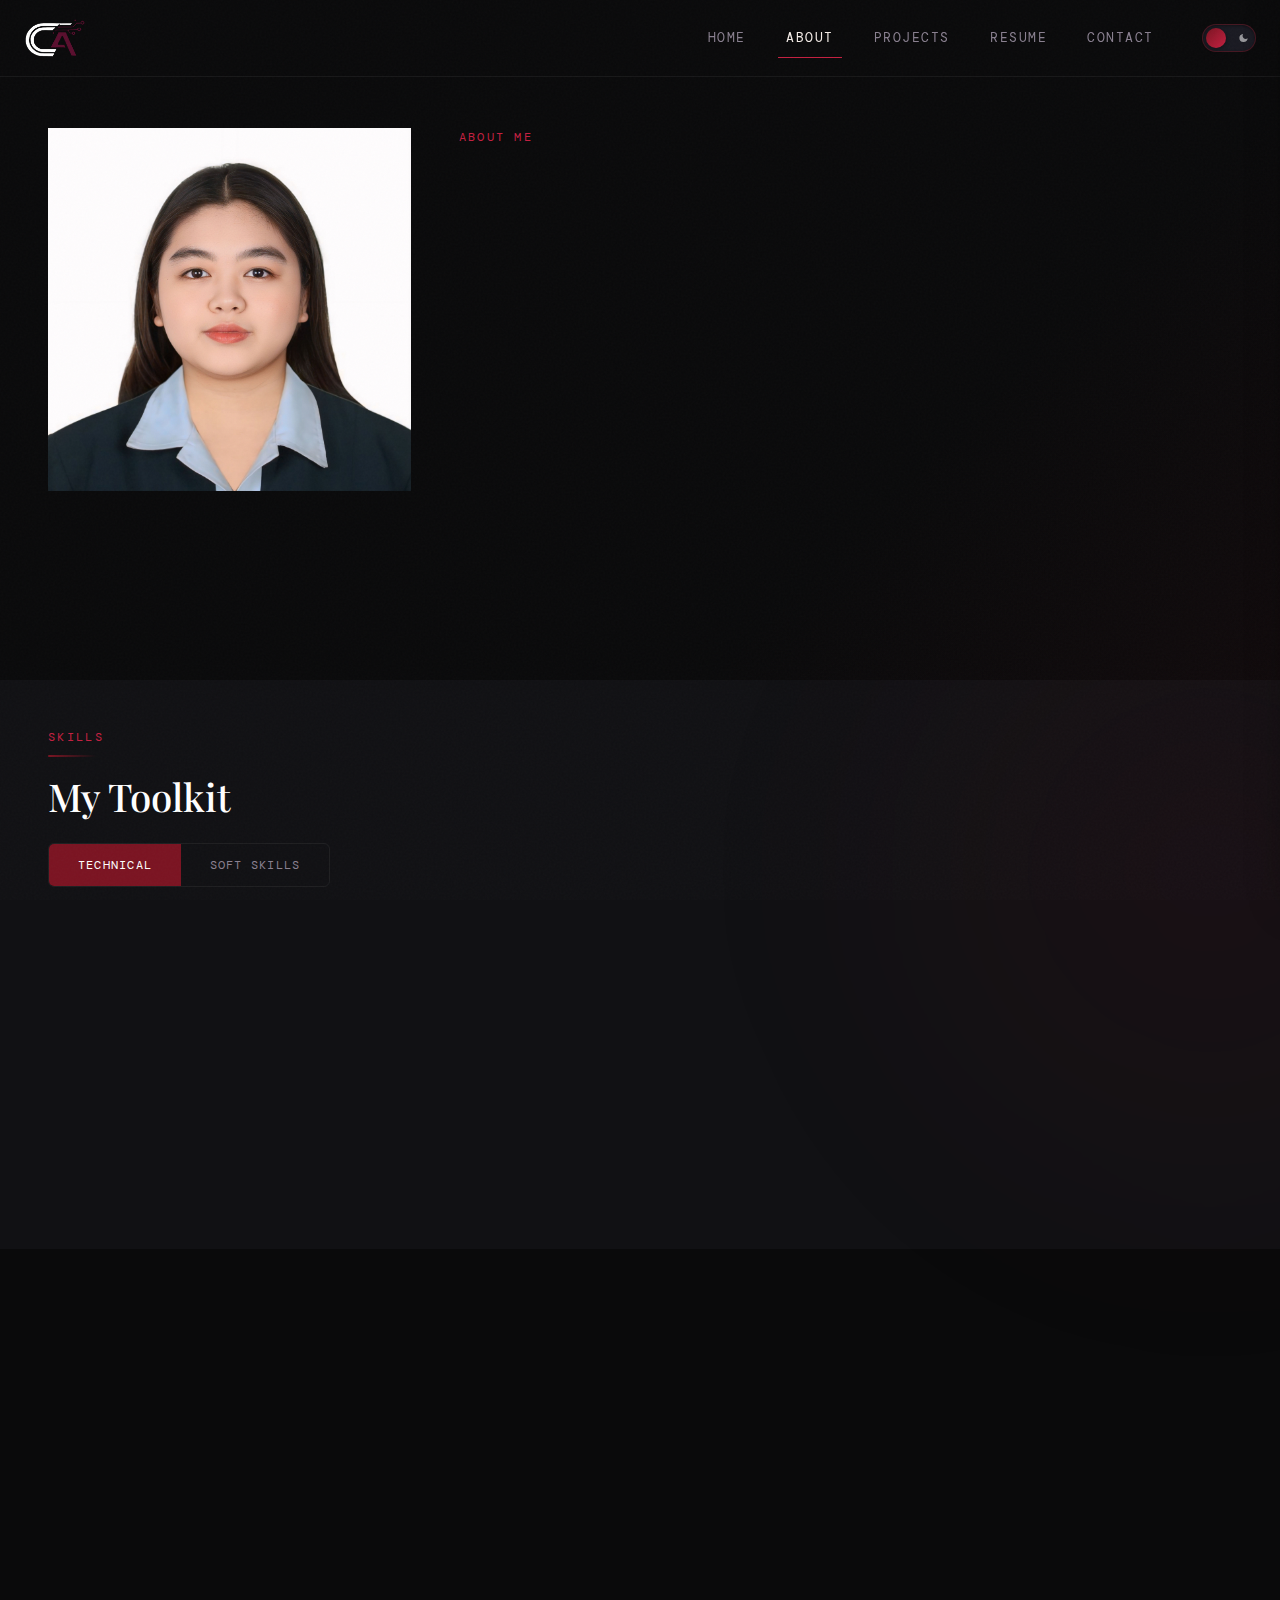
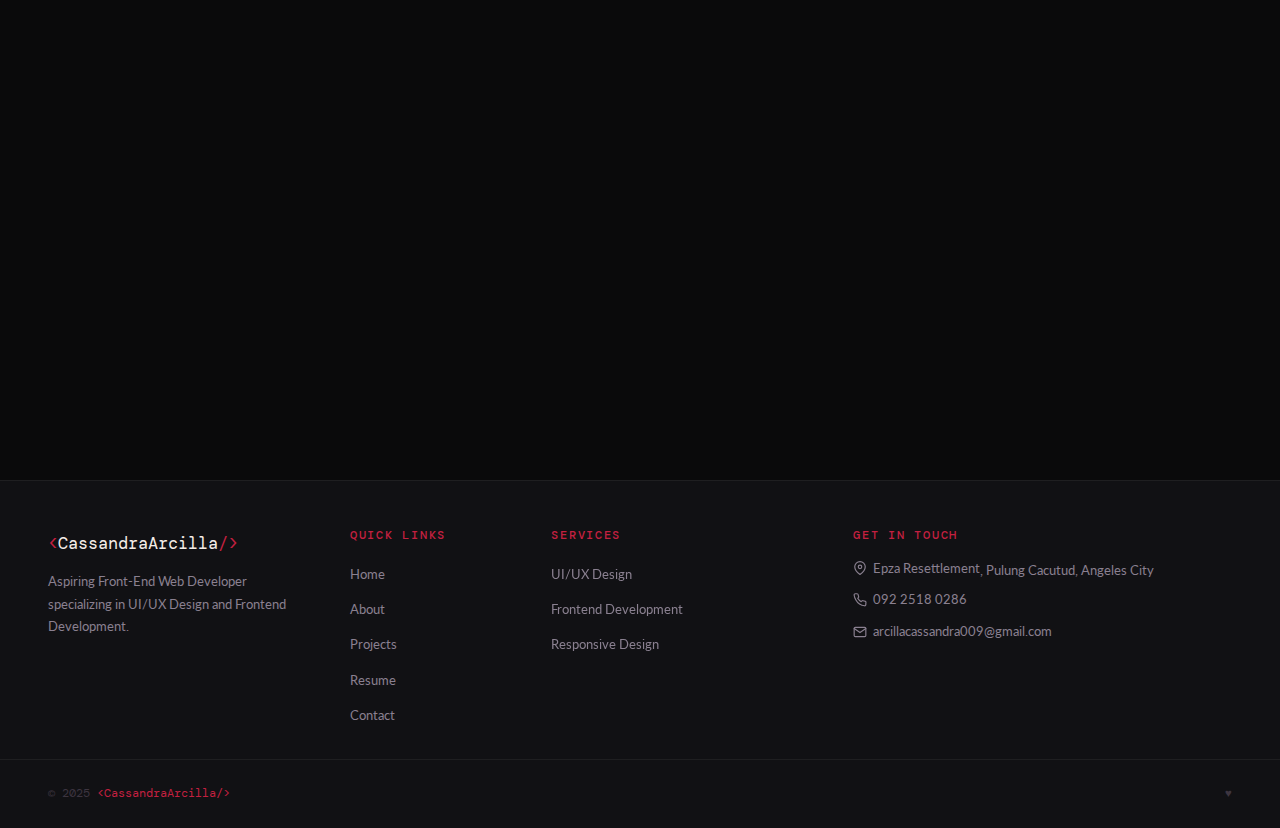
<file: about/about.html>
<!DOCTYPE html>
<html lang="en">
<head>
  <meta charset="UTF-8">
  <meta name="viewport" content="width=device-width, initial-scale=1.0">
  <title>About | Cassandra Arcilla</title>
  <!-- ═══ SEO & META ═══ -->
  <meta name="description" content="Learn about Cassandra Aubrey R. Arcilla — her skills in HTML, CSS, JavaScript, Vue.js, Figma, and 12+ certifications from freeCodeCamp, Cisco, Simplilearn, and HubSpot.">
  <meta name="keywords" content="about Cassandra Arcilla, front-end developer skills, UI/UX skills, Vue.js, freeCodeCamp certification, Cisco certification, Philippines developer">
  <meta name="author" content="Cassandra Aubrey R. Arcilla">
  <meta name="robots" content="index, follow">
  <link rel="canonical" href="https://cassandraarcilla.dev/about/">

  <!-- Open Graph (Facebook, LinkedIn, Discord) -->
  <meta property="og:type"        content="website">
  <meta property="og:title"       content="About Cassandra Arcilla | Developer & UI/UX Designer">
  <meta property="og:description" content="Front-End Developer and UI/UX Designer with expertise in Vue.js, Figma, HTML/CSS, JavaScript, and 12+ certifications. Based in Angeles City, Philippines.">
  <meta property="og:url"         content="https://cassandraarcilla.dev/about/">
  <meta property="og:site_name"   content="Cassandra Arcilla Portfolio">
  <meta property="og:image"       content="https://cassandraarcilla.dev/assets/og-image.png">
  <meta property="og:image:width" content="1200">
  <meta property="og:image:height" content="630">

  <!-- Twitter Card -->
  <meta name="twitter:card"        content="summary_large_image">
  <meta name="twitter:title"       content="About Cassandra Arcilla | Developer & UI/UX Designer">
  <meta name="twitter:description" content="Front-End Developer and UI/UX Designer with expertise in Vue.js, Figma, HTML/CSS, JavaScript, and 12+ certifications. Based in Angeles City, Philippines.">
  <meta name="twitter:image"       content="https://cassandraarcilla.dev/assets/og-image.png">

  <!-- Favicon -->
  <link rel="icon"             type="image/x-icon" href="../favicon.ico">
  <link rel="icon"             type="image/png" sizes="32x32" href="../favicon-32x32.png">
  <link rel="icon"             type="image/png" sizes="16x16" href="../favicon-16x16.png">
  <link rel="apple-touch-icon" sizes="180x180"              href="../apple-touch-icon.png">
  <meta name="theme-color" content="#7b1422">
  <link rel="preconnect" href="https://fonts.googleapis.com">
  <link href="https://fonts.googleapis.com/css2?family=Playfair+Display:wght@400;700;900&family=DM+Mono:wght@300;400;500&family=Lato:wght@300;400;700&display=swap" rel="stylesheet">
  <link href="https://cdn.jsdelivr.net/npm/bootstrap@5.3.3/dist/css/bootstrap.min.css" rel="stylesheet">
  <link rel="stylesheet" href="../assets/shared.css">
  <link rel="stylesheet" href="about.css">
</head>
<body>

  <!-- NAVBAR -->
  <nav class="navbar navbar-expand-lg main-nav" id="mainNav">
    <div class="container-fluid px-4">
      <a class="navbar-brand nav-logo" href="../home/home.html">
        <img src="images/logo.png" alt="Cassandra Arcilla Logo" class="nav-logo-img"
             onerror="this.style.display='none';this.nextElementSibling.style.display='inline'">
        <span class="logo-fallback"><span class="logo-bracket">&lt;</span>CassandraArcilla<span class="logo-bracket">/&gt;</span></span>
      </a>
      <button class="navbar-toggler" type="button" aria-expanded="false" aria-label="Toggle navigation">
        <span class="navbar-toggler-icon"></span>
      </button>
      <div class="collapse navbar-collapse justify-content-end" id="navbarNav">
        <ul class="navbar-nav gap-lg-4">
          <li class="nav-item"><a class="nav-link" href="../home/home.html" data-page="home">Home</a></li>
          <li class="nav-item"><a class="nav-link active" href="../about/about.html" data-page="about">About</a></li>
          <li class="nav-item"><a class="nav-link" href="../projects/projects.html" data-page="projects">Projects</a></li>
          <li class="nav-item"><a class="nav-link" href="../resume/resume.html" data-page="resume">Resume</a></li>
          <li class="nav-item"><a class="nav-link" href="../contact/contact.html" data-page="contact">Contact</a></li>
          <li class="nav-item d-flex align-items-center ms-lg-3">
            <button class="theme-toggle-pill" id="themeToggle" aria-label="Toggle theme">
              <span class="toggle-track">
                <span class="toggle-icon toggle-icon-moon">
                  <svg xmlns="http://www.w3.org/2000/svg" width="11" height="11" viewBox="0 0 24 24" fill="currentColor"><path d="M21 12.79A9 9 0 1 1 11.21 3 7 7 0 0 0 21 12.79z"/></svg>
                </span>
                <span class="toggle-icon toggle-icon-sun">
                  <svg xmlns="http://www.w3.org/2000/svg" width="11" height="11" viewBox="0 0 24 24" fill="none" stroke="currentColor" stroke-width="2.5"><circle cx="12" cy="12" r="4"/><line x1="12" y1="2" x2="12" y2="5"/><line x1="12" y1="19" x2="12" y2="22"/><line x1="4.22" y1="4.22" x2="6.34" y2="6.34"/><line x1="17.66" y1="17.66" x2="19.78" y2="19.78"/><line x1="2" y1="12" x2="5" y2="12"/><line x1="19" y1="12" x2="22" y2="12"/><line x1="4.22" y1="19.78" x2="6.34" y2="17.66"/><line x1="17.66" y1="6.34" x2="19.78" y2="4.22"/></svg>
                </span>
                <span class="toggle-thumb"></span>
              </span>
            </button>
          </li>
        </ul>
      </div>
    </div>
  </nav>

  <div class="page-wrap">

    <!-- ABOUT HERO -->
    <section class="about-hero py-5">
      <div class="container-fluid px-4 px-lg-5">
        <div class="row g-5 align-items-start">
          <div class="col-lg-4 col-md-5 reveal-left">
            <div class="about-photo-wrap">
              <div class="about-photo-dots">
                <span></span><span></span><span></span><span></span><span></span>
              </div>
              <div class="about-photo">
                <img src="images/profile.jpg" alt="Cassandra Arcilla">
                <div class="about-photo-overlay">
                </div>
              </div>
              <div class="about-decorator d-none d-md-block"></div>
            </div>
          </div>
          <div class="col-lg-8 col-md-7 about-info reveal-right">
            <div class="section-eyebrow">About Me</div>
            <h1>Cassandra Aubrey R. Arcilla</h1>
            <p class="about-role">Aspiring Front-End Web Developer · UI/UX Designer</p>
            <p class="about-bio">
              An aspiring Front-End Web Developer and UI/UX Designer passionate about crafting intuitive, user-centered interfaces that blend clean aesthetics with seamless functionality. I leverage UX principles to enhance usability and engagement — improving user interaction by up to <strong style="color:var(--maroon-lite)">75%</strong>.
            </p>
            <p class="about-bio">
              I excel in building responsive, high-performance frontend applications using modern JavaScript frameworks and translating Figma designs into pixel-perfect, accessible web experiences. I have foundational knowledge in backend technologies to support seamless collaboration across the full development cycle.
            </p>
            <div class="about-contacts">
              <span>
                <img src="images/location.png" alt="Location Icon" class="contact-icon">
                <em>Epza Resettlement, Pulung Cacutud, Angeles City</em>
              </span>
              <span>
                <img src="images/phone.png" alt="Phone Icon" class="contact-icon">
                <em>092 2518 0286</em>
              </span>
              <span>
                <img src="images/email.png" alt="Email Icon" class="contact-icon">
                <em>arcillacassandra009@gmail.com</em>
              </span>
            </div>
          </div>
        </div>
      </div>
    </section>

    <!-- SKILLS -->
    <section class="skills-section py-5">
      <div class="container-fluid px-4 px-lg-5">
        <div class="section-eyebrow">Skills</div>
        <h2 class="section-title" style="margin-bottom:1.5rem">My Toolkit</h2>

        <!-- Tabs -->
        <ul class="nav skills-tabs mb-4" id="skillsTab" role="tablist">
          <li class="nav-item" role="presentation">
            <button class="tab-btn active" data-bs-toggle="tab" data-bs-target="#technical" type="button" role="tab">Technical</button>
          </li>
          <li class="nav-item" role="presentation">
            <button class="tab-btn" data-bs-toggle="tab" data-bs-target="#soft" type="button" role="tab">Soft Skills</button>
          </li>
        </ul>

        <!-- Tab Content -->
        <div class="tab-content">
          <!-- Technical Skills -->
          <div class="tab-pane fade show active" id="technical" role="tabpanel">
            <div class="row g-3">
              <div class="col-md-6">
                <div class="skill-group reveal">
                  <h4><img src="images/design.png" class="skill-icon" alt="Design"> Design Tools</h4>
                  <div class="skill-tags stagger-children">
                    <span class="skill-tag">Figma</span>
                    <span class="skill-tag">Photoshop</span>
                    <span class="skill-tag">Wireframing</span>
                    <span class="skill-tag">Prototyping</span>
                    <span class="skill-tag">User Flows</span>
                  </div>
                </div>
              </div>
              <div class="col-md-6">
                <div class="skill-group reveal">
                  <h4><img src="images/frontend.png" class="skill-icon" alt="Frontend"> Frontend Dev</h4>
                  <div class="skill-tags stagger-children">
                    <span class="skill-tag">HTML5</span>
                    <span class="skill-tag">CSS3</span>
                    <span class="skill-tag">JavaScript ES6+</span>
                    <span class="skill-tag">Vue.js</span>
                    <span class="skill-tag">Bootstrap</span>
                    <span class="skill-tag">Responsive Design</span>
                  </div>
                </div>
              </div>
              <div class="col-md-6">
                <div class="skill-group reveal">
                  <h4><img src="images/backend.png" class="skill-icon" alt="Backend"> Backend Dev</h4>
                  <div class="skill-tags stagger-children">
                    <span class="skill-tag">Node.js</span>
                    <span class="skill-tag">Express</span>
                    <span class="skill-tag">Python</span>
                    <span class="skill-tag">PHP</span>
                    <span class="skill-tag">MySQL</span>
                    <span class="skill-tag">MongoDB</span>
                  </div>
                </div>
              </div>
              <div class="col-md-6">
                <div class="skill-group reveal">
                  <h4><img src="images/tools.png" class="skill-icon" alt="Tools"> Tools & Platforms</h4>
                  <div class="skill-tags stagger-children">
                    <span class="skill-tag">VS Code</span>
                    <span class="skill-tag">Git</span>
                    <span class="skill-tag">GitHub</span>
                    <span class="skill-tag">Vite</span>
                  </div>
                </div>
              </div>
            </div>
          </div>

          <!-- Soft Skills -->
          <div class="tab-pane fade" id="soft" role="tabpanel">
            <div class="row g-3">
              <div class="col-md-4">
                <div class="soft-card reveal">
                  <h4><img src="images/communication.png" class="soft-icon" alt="Communication"> Communication</h4>
                  <p>Technical communication, explaining complex ideas simply, and communicating effectively with non-technical users.</p>
                </div>
              </div>
              <div class="col-md-4">
                <div class="soft-card reveal">
                  <h4><img src="images/time.png" class="soft-icon" alt="Time Management"> Time Management</h4>
                  <p>Prioritization, meeting deadlines, and handling multiple tasks simultaneously under pressure.</p>
                </div>
              </div>
              <div class="col-md-4">
                <div class="soft-card reveal">
                  <h4><img src="images/teamwork.png" class="soft-icon" alt="Teamwork"> Teamwork</h4>
                  <p>Cross-functional collaboration and knowledge sharing across diverse development teams.</p>
                </div>
              </div>
              <div class="col-md-4">
                <div class="soft-card reveal">
                  <h4><img src="images/problem-solving.png" class="soft-icon" alt="Problem Solving"> Problem-Solving</h4>
                  <p>Logical thinking, troubleshooting under pressure, and risk assessment for complex systems.</p>
                </div>
              </div>
              <div class="col-md-4">
                <div class="soft-card reveal">
                  <h4><img src="images/adaptability.png" class="soft-icon" alt="Adaptability"> Adaptability</h4>
                  <p>Willingness to learn new technologies, adapting to system changes, and openness to feedback.</p>
                </div>
              </div>
              <div class="col-md-4">
                <div class="soft-card reveal">
                  <h4><img src="images/professionalism.png" class="soft-icon" alt="Professionalism"> Professionalism</h4>
                  <p>Ethical decision-making, confidentiality handling, and accountability in all professional settings.</p>
                </div>
              </div>
            </div>
          </div>
        </div>
      </div>
    </section>

  <!-- CERTIFICATIONS -->
<section class="certs-section pb-5">
  <div class="container-fluid px-4 px-lg-5">
    <div class="section-eyebrow">Credentials</div>
    <h2 class="section-title mb-4">Certifications</h2>

    <!-- Filter Tabs -->
    <div class="cert-filter-wrap mb-4">
      <button class="cert-filter-btn active" data-filter="all">All</button>
      <button class="cert-filter-btn" data-filter="freecodecamp">freeCodeCamp</button>
      <button class="cert-filter-btn" data-filter="cisco">Cisco</button>
      <button class="cert-filter-btn" data-filter="simplilearn">Simplilearn</button>
      <button class="cert-filter-btn" data-filter="hubspot">HubSpot</button>
    </div>

    <div class="row g-3" id="certsGrid">

      <!-- ── freeCodeCamp ── -->
      <div class="col-md-4 col-sm-6 cert-item" data-issuer="freecodecamp">
        <div class="cert-card reveal d-flex flex-column gap-2 p-3">
          <div class="d-flex align-items-start gap-3">
            <div class="cert-icon fcc"><svg xmlns="http://www.w3.org/2000/svg" width="20" height="20" viewBox="0 0 24 24" fill="none" stroke="currentColor" stroke-width="2" stroke-linecap="round" stroke-linejoin="round"><polyline points="16 18 22 12 16 6"/><polyline points="8 6 2 12 8 18"/></svg></div>
            <div class="cert-info flex-grow-1">
              <h4 class="mb-1">Responsive Web Design Certification</h4>
              <p class="mb-2">freeCodeCamp · 2024</p>
            </div>
          </div>
          <a href="https://www.freecodecamp.org/certification/cassandraarcilla/responsive-web-design" target="_blank" rel="noopener" class="btn-sm btn-sm-primary w-100 text-center" style="display:block;">View Certificate</a>
        </div>
      </div>

      <div class="col-md-4 col-sm-6 cert-item" data-issuer="freecodecamp">
        <div class="cert-card reveal d-flex flex-column gap-2 p-3">
          <div class="d-flex align-items-start gap-3">
            <div class="cert-icon fcc"><svg xmlns="http://www.w3.org/2000/svg" width="20" height="20" viewBox="0 0 24 24" fill="none" stroke="currentColor" stroke-width="2" stroke-linecap="round" stroke-linejoin="round"><polyline points="16 18 22 12 16 6"/><polyline points="8 6 2 12 8 18"/></svg></div>
            <div class="cert-info flex-grow-1">
              <h4 class="mb-1">Legacy JavaScript Algorithms and Data Structures</h4>
              <p class="mb-2">freeCodeCamp · 2025</p>
            </div>
          </div>
          <a href="https://www.freecodecamp.org/certification/cassandraarcilla/javascript-algorithms-and-data-structures" target="_blank" rel="noopener" class="btn-sm btn-sm-primary w-100 text-center" style="display:block;">View Certificate</a>
        </div>
      </div>

      <div class="col-md-4 col-sm-6 cert-item" data-issuer="freecodecamp">
        <div class="cert-card reveal d-flex flex-column gap-2 p-3">
          <div class="d-flex align-items-start gap-3">
            <div class="cert-icon fcc"><svg xmlns="http://www.w3.org/2000/svg" width="20" height="20" viewBox="0 0 24 24" fill="none" stroke="currentColor" stroke-width="2" stroke-linecap="round" stroke-linejoin="round"><polyline points="16 18 22 12 16 6"/><polyline points="8 6 2 12 8 18"/></svg></div>
            <div class="cert-info flex-grow-1">
              <h4 class="mb-1">Back End Development and APIs</h4>
              <p class="mb-2">freeCodeCamp · 2025</p>
            </div>
          </div>
          <a href="https://www.freecodecamp.org/certification/cassandraarcilla/back-end-development-and-apis" target="_blank" rel="noopener" class="btn-sm btn-sm-primary w-100 text-center" style="display:block;">View Certificate</a>
        </div>
      </div>

      <!-- ── Cisco ── -->
      <div class="col-md-4 col-sm-6 cert-item" data-issuer="cisco">
        <div class="cert-card reveal d-flex flex-column gap-2 p-3">
          <div class="d-flex align-items-start gap-3">
            <div class="cert-icon cisco"><svg xmlns="http://www.w3.org/2000/svg" width="20" height="20" viewBox="0 0 24 24" fill="none" stroke="currentColor" stroke-width="2" stroke-linecap="round" stroke-linejoin="round"><rect x="2" y="2" width="20" height="20" rx="2"/><line x1="7" y1="2" x2="7" y2="22"/><line x1="17" y1="2" x2="17" y2="22"/><line x1="2" y1="12" x2="22" y2="12"/></svg></div>
            <div class="cert-info flex-grow-1">
              <h4 class="mb-1">Introduction to Networks</h4>
              <p class="mb-2">Cisco · 2024</p>
            </div>
          </div>
          <a href="https://www.credly.com/badges/416add4b-d5d0-44a2-bfaa-327e2cc7608c" target="_blank" rel="noopener" class="btn-sm btn-sm-primary w-100 text-center" style="display:block;">View Certificate</a>
        </div>
      </div>

      <div class="col-md-4 col-sm-6 cert-item" data-issuer="cisco">
        <div class="cert-card reveal d-flex flex-column gap-2 p-3">
          <div class="d-flex align-items-start gap-3">
            <div class="cert-icon cisco"><svg xmlns="http://www.w3.org/2000/svg" width="20" height="20" viewBox="0 0 24 24" fill="none" stroke="currentColor" stroke-width="2" stroke-linecap="round" stroke-linejoin="round"><rect x="2" y="2" width="20" height="20" rx="2"/><line x1="7" y1="2" x2="7" y2="22"/><line x1="17" y1="2" x2="17" y2="22"/><line x1="2" y1="12" x2="22" y2="12"/></svg></div>
            <div class="cert-info flex-grow-1">
              <h4 class="mb-1">JavaScript Essentials 1</h4>
              <p class="mb-2">Cisco · 2024</p>
            </div>
          </div>
          <a href="https://www.credly.com/badges/1e433999-22ca-48f2-8ca5-8945b87b787e" target="_blank" rel="noopener" class="btn-sm btn-sm-primary w-100 text-center" style="display:block;">View Certificate</a>
        </div>
      </div>

      <!-- ── Simplilearn ── -->
      <div class="col-md-4 col-sm-6 cert-item" data-issuer="simplilearn">
        <div class="cert-card reveal d-flex flex-column gap-2 p-3">
          <div class="d-flex align-items-start gap-3">
            <div class="cert-icon slim"><svg xmlns="http://www.w3.org/2000/svg" width="20" height="20" viewBox="0 0 24 24" fill="none" stroke="currentColor" stroke-width="2" stroke-linecap="round" stroke-linejoin="round"><circle cx="12" cy="8" r="6"/><path d="M15.477 12.89L17 22l-5-3-5 3 1.523-9.11"/></svg></div>
            <div class="cert-info flex-grow-1">
              <h4 class="mb-1">Introduction to Graphic Design: Basics of UI/UX</h4>
              <p class="mb-2">Simplilearn · 2025</p>
            </div>
          </div>
          <a href="https://simpli-web.app.link/e/Sytn3QSqX0b" target="_blank" rel="noopener" class="btn-sm btn-sm-primary w-100 text-center" style="display:block;">View Certificate</a>
        </div>
      </div>

      <div class="col-md-4 col-sm-6 cert-item" data-issuer="simplilearn">
        <div class="cert-card reveal d-flex flex-column gap-2 p-3">
          <div class="d-flex align-items-start gap-3">
            <div class="cert-icon slim"><svg xmlns="http://www.w3.org/2000/svg" width="20" height="20" viewBox="0 0 24 24" fill="none" stroke="currentColor" stroke-width="2" stroke-linecap="round" stroke-linejoin="round"><circle cx="12" cy="8" r="6"/><path d="M15.477 12.89L17 22l-5-3-5 3 1.523-9.11"/></svg></div>
            <div class="cert-info flex-grow-1">
              <h4 class="mb-1">Website UI/UX Designing using ChatGPT</h4>
              <p class="mb-2">Simplilearn · 2025</p>
            </div>
          </div>
          <a href="https://simpli-web.app.link/e/3eHbpR6qX0b" target="_blank" rel="noopener" class="btn-sm btn-sm-primary w-100 text-center" style="display:block;">View Certificate</a>
        </div>
      </div>

      <div class="col-md-4 col-sm-6 cert-item" data-issuer="simplilearn">
        <div class="cert-card reveal d-flex flex-column gap-2 p-3">
          <div class="d-flex align-items-start gap-3">
            <div class="cert-icon slim"><svg xmlns="http://www.w3.org/2000/svg" width="20" height="20" viewBox="0 0 24 24" fill="none" stroke="currentColor" stroke-width="2" stroke-linecap="round" stroke-linejoin="round"><circle cx="12" cy="8" r="6"/><path d="M15.477 12.89L17 22l-5-3-5 3 1.523-9.11"/></svg></div>
            <div class="cert-info flex-grow-1">
              <h4 class="mb-1">Design Thinking for Beginners</h4>
              <p class="mb-2">Simplilearn · 2025</p>
            </div>
          </div>
          <a href="https://simpli-web.app.link/e/xb58FtEDaVb" target="_blank" rel="noopener" class="btn-sm btn-sm-primary w-100 text-center" style="display:block;">View Certificate</a>
        </div>
      </div>

      <!-- ── HubSpot ── -->
      <div class="col-md-4 col-sm-6 cert-item" data-issuer="hubspot">
        <div class="cert-card reveal d-flex flex-column gap-2 p-3">
          <div class="d-flex align-items-start gap-3">
            <div class="cert-icon hub"><svg xmlns="http://www.w3.org/2000/svg" width="20" height="20" viewBox="0 0 24 24" fill="none" stroke="currentColor" stroke-width="2" stroke-linecap="round" stroke-linejoin="round"><path d="M22 12h-4l-3 9L9 3l-3 9H2"/></svg></div>
            <div class="cert-info flex-grow-1">
              <h4 class="mb-1">Digital Marketing</h4>
              <p class="mb-2">HubSpot · 2025</p>
            </div>
          </div>
          <a href="https://app-na2.hubspot.com/academy/achievements/ghrj0gys/en/1/cassandra-arcilla/digital-marketing" target="_blank" rel="noopener" class="btn-sm btn-sm-primary w-100 text-center" style="display:block;">View Certificate</a>
        </div>
      </div>

      <div class="col-md-4 col-sm-6 cert-item" data-issuer="hubspot">
        <div class="cert-card reveal d-flex flex-column gap-2 p-3">
          <div class="d-flex align-items-start gap-3">
            <div class="cert-icon hub"><svg xmlns="http://www.w3.org/2000/svg" width="20" height="20" viewBox="0 0 24 24" fill="none" stroke="currentColor" stroke-width="2" stroke-linecap="round" stroke-linejoin="round"><path d="M22 12h-4l-3 9L9 3l-3 9H2"/></svg></div>
            <div class="cert-info flex-grow-1">
              <h4 class="mb-1">Content Marketing</h4>
              <p class="mb-2">HubSpot · 2025</p>
            </div>
          </div>
          <a href="https://app-na2.hubspot.com/academy/achievements/f5djjhx8/en/1/cassandra-arcilla/content-marketing" target="_blank" rel="noopener" class="btn-sm btn-sm-primary w-100 text-center" style="display:block;">View Certificate</a>
        </div>
      </div>

      <div class="col-md-4 col-sm-6 cert-item" data-issuer="hubspot">
        <div class="cert-card reveal d-flex flex-column gap-2 p-3">
          <div class="d-flex align-items-start gap-3">
            <div class="cert-icon hub"><svg xmlns="http://www.w3.org/2000/svg" width="20" height="20" viewBox="0 0 24 24" fill="none" stroke="currentColor" stroke-width="2" stroke-linecap="round" stroke-linejoin="round"><path d="M22 12h-4l-3 9L9 3l-3 9H2"/></svg></div>
            <div class="cert-info flex-grow-1">
              <h4 class="mb-1">SEO</h4>
              <p class="mb-2">HubSpot · 2026</p>
            </div>
          </div>
          <a href="https://app-na2.hubspot.com/academy/achievements/9dpgzt3m/en/1/cassandra-arcilla/seo" target="_blank" rel="noopener" class="btn-sm btn-sm-primary w-100 text-center" style="display:block;">View Certificate</a>
        </div>
      </div>

      <div class="col-md-4 col-sm-6 cert-item" data-issuer="hubspot">
        <div class="cert-card reveal d-flex flex-column gap-2 p-3">
          <div class="d-flex align-items-start gap-3">
            <div class="cert-icon hub"><svg xmlns="http://www.w3.org/2000/svg" width="20" height="20" viewBox="0 0 24 24" fill="none" stroke="currentColor" stroke-width="2" stroke-linecap="round" stroke-linejoin="round"><path d="M22 12h-4l-3 9L9 3l-3 9H2"/></svg></div>
            <div class="cert-info flex-grow-1">
              <h4 class="mb-1">SEO 2</h4>
              <p class="mb-2">HubSpot · 2026</p>
            </div>
          </div>
          <a href="https://app-na2.hubspot.com/academy/achievements/r2476rn5/en/1/cassandra-arcilla/seo-ii" target="_blank" rel="noopener" class="btn-sm btn-sm-primary w-100 text-center" style="display:block;">View Certificate</a>
        </div>
      </div>

    </div><!-- /certsGrid -->
  </div>
</section>



  </div>

  <!-- FOOTER -->
  <footer class="site-footer">
    <div class="container-fluid px-4 px-lg-5">
      <div class="row g-4">
        <div class="col-lg-3 col-md-6">
          <span class="footer-logo"><span>&lt;</span>CassandraArcilla<span>/&gt;</span></span>
          <p class="footer-desc">Aspiring Front-End Web Developer specializing in UI/UX Design and Frontend Development.</p>
        </div>
        <div class="col-lg-2 col-md-6">
          <h4 class="footer-heading">Quick Links</h4>
          <ul class="footer-links">
            <li><a href="../home/home.html">Home</a></li>
            <li><a href="../about/about.html">About</a></li>
            <li><a href="../projects/projects.html">Projects</a></li>
            <li><a href="../resume/resume.html">Resume</a></li>
            <li><a href="../contact/contact.html">Contact</a></li>
          </ul>
        </div>
        <div class="col-lg-3 col-md-6">
          <h4 class="footer-heading">Services</h4>
          <ul class="footer-links">
            <li><a href="#">UI/UX Design</a></li>
            <li><a href="#">Frontend Development</a></li>
            
            <li><a href="#">Responsive Design</a></li>
          </ul>
        </div>
        <div class="col-lg-4 col-md-6">
          <h4 class="footer-heading">Get In Touch</h4>
          <div class="footer-contact-item"><span style="display:inline-flex;align-items:flex-start;gap:6px;"><svg xmlns="http://www.w3.org/2000/svg" width="14" height="14" viewBox="0 0 24 24" fill="none" stroke="currentColor" stroke-width="2" stroke-linecap="round" stroke-linejoin="round" style="flex-shrink:0;margin-top:2px"><path d="M21 10c0 7-9 13-9 13s-9-6-9-13a9 9 0 0 1 18 0z"></path><circle cx="12" cy="10" r="3"></circle></svg> Epza Resettlement</span>, Pulung Cacutud, Angeles City</div>
          <div class="footer-contact-item"><span style="display:inline-flex;align-items:center;gap:6px;"><svg xmlns="http://www.w3.org/2000/svg" width="14" height="14" viewBox="0 0 24 24" fill="none" stroke="currentColor" stroke-width="2" stroke-linecap="round" stroke-linejoin="round" style="flex-shrink:0"><path d="M22 16.92v3a2 2 0 0 1-2.18 2 19.79 19.79 0 0 1-8.63-3.07A19.5 19.5 0 0 1 4.99 12 19.79 19.79 0 0 1 1.93 3.47 2 2 0 0 1 3.9 1.27h3a2 2 0 0 1 2 1.72c.127.96.361 1.903.7 2.81a2 2 0 0 1-.45 2.11L8.09 8.91a16 16 0 0 0 6 6l1.27-1.27a2 2 0 0 1 2.11-.45c.907.339 1.85.573 2.81.7A2 2 0 0 1 22 16.92z"></path></svg> 092 2518 0286</span></div>
          <div class="footer-contact-item"><span style="display:inline-flex;align-items:center;gap:6px;"><svg xmlns="http://www.w3.org/2000/svg" width="14" height="14" viewBox="0 0 24 24" fill="none" stroke="currentColor" stroke-width="2" stroke-linecap="round" stroke-linejoin="round" style="flex-shrink:0"><path d="M4 4h16c1.1 0 2 .9 2 2v12c0 1.1-.9 2-2 2H4c-1.1 0-2-.9-2-2V6c0-1.1.9-2 2-2z"></path><polyline points="22,6 12,13 2,6"></polyline></svg> <a href="mailto:arcillacassandra009@gmail.com" style="color:inherit;text-decoration:none" onmouseover="this.style.color='#c42040'" onmouseout="this.style.color=''">arcillacassandra009@gmail.com</a></span></div>
        </div>
      </div>
    </div>
    <div class="footer-bottom mt-4">
      <div class="container-fluid px-4 px-lg-5 d-flex justify-content-between flex-wrap gap-2">
        <p>© 2025 <span>&lt;CassandraArcilla/&gt;</span></p>
         <p>♥</p>
      </div>
    </div>
  </footer>
  <script src="https://cdn.jsdelivr.net/npm/bootstrap@5.3.3/dist/js/bootstrap.bundle.min.js"></script>
  <script src="../assets/shared.js"></script>
  <script>
    (function () {
      const btns  = document.querySelectorAll('.cert-filter-btn');
      const items = document.querySelectorAll('.cert-item[data-issuer]');
      btns.forEach(btn => {
        btn.addEventListener('click', function () {
          btns.forEach(b => b.classList.remove('active'));
          this.classList.add('active');
          const filter = this.dataset.filter;
          items.forEach(item => {
            if (filter === 'all' || item.dataset.issuer === filter) {
              item.classList.remove('hidden-by-filter');
            } else {
              item.classList.add('hidden-by-filter');
            }
          });
        });
      });
    })();
  </script>
</body>
</html>
</file>
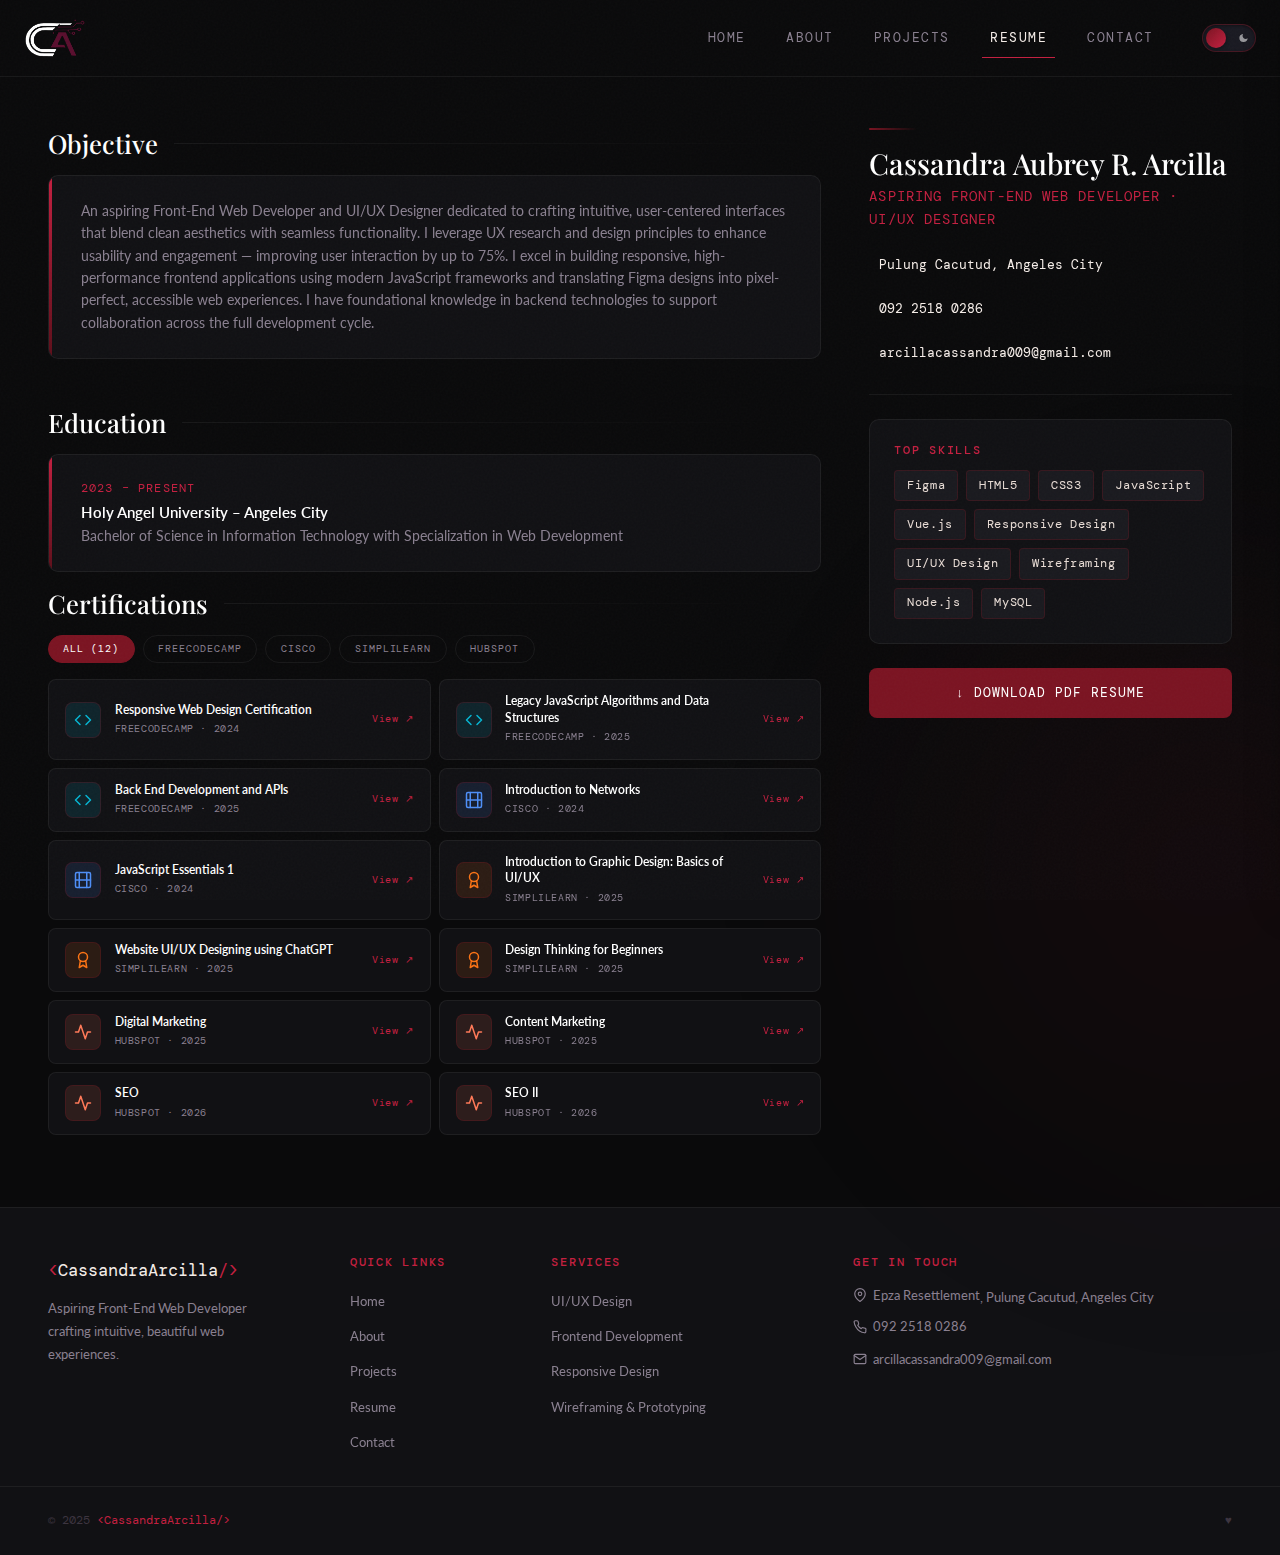
<file: resume/resume.html>
<!DOCTYPE html>
<html lang="en">
<head>
  <meta charset="UTF-8">
  <meta name="viewport" content="width=device-width, initial-scale=1.0">
  <title>Resume | Cassandra Arcilla</title>
  <!-- ═══ SEO & META ═══ -->
  <meta name="description" content="View the resume of Cassandra Aubrey R. Arcilla — education at Holy Angel University, front-end development skills, and 12+ professional certifications in web design and development.">
  <meta name="keywords" content="Cassandra Arcilla resume, front-end developer resume, Holy Angel University, web design certifications, freeCodeCamp, HubSpot, Philippines developer CV">
  <meta name="author" content="Cassandra Aubrey R. Arcilla">
  <meta name="robots" content="index, follow">
  <link rel="canonical" href="https://cassandraarcilla.dev/resume/">

  <!-- Open Graph (Facebook, LinkedIn, Discord) -->
  <meta property="og:type"        content="website">
  <meta property="og:title"       content="Resume | Cassandra Arcilla">
  <meta property="og:description" content="Education, skills, and 12+ certifications from freeCodeCamp, Cisco, Simplilearn, and HubSpot. Front-End Developer based in Angeles City, Philippines.">
  <meta property="og:url"         content="https://cassandraarcilla.dev/resume/">
  <meta property="og:site_name"   content="Cassandra Arcilla Portfolio">
  <meta property="og:image"       content="https://cassandraarcilla.dev/assets/og-image.png">
  <meta property="og:image:width" content="1200">
  <meta property="og:image:height" content="630">

  <!-- Twitter Card -->
  <meta name="twitter:card"        content="summary_large_image">
  <meta name="twitter:title"       content="Resume | Cassandra Arcilla">
  <meta name="twitter:description" content="Education, skills, and 12+ certifications from freeCodeCamp, Cisco, Simplilearn, and HubSpot. Front-End Developer based in Angeles City, Philippines.">
  <meta name="twitter:image"       content="https://cassandraarcilla.dev/assets/og-image.png">

  <!-- Favicon -->
  <link rel="icon"             type="image/x-icon" href="../favicon.ico">
  <link rel="icon"             type="image/png" sizes="32x32" href="../favicon-32x32.png">
  <link rel="icon"             type="image/png" sizes="16x16" href="../favicon-16x16.png">
  <link rel="apple-touch-icon" sizes="180x180"              href="../apple-touch-icon.png">
  <meta name="theme-color" content="#7b1422">
  <link rel="preconnect" href="https://fonts.googleapis.com">
  <link href="https://fonts.googleapis.com/css2?family=Playfair+Display:wght@400;700;900&family=DM+Mono:wght@300;400;500&family=Lato:wght@300;400;700&display=swap" rel="stylesheet">
  <link href="https://cdn.jsdelivr.net/npm/bootstrap@5.3.3/dist/css/bootstrap.min.css" rel="stylesheet">
  <link rel="stylesheet" href="../assets/shared.css">
  <link rel="stylesheet" href="resume.css">
</head>
<body>

  <!-- NAVBAR -->
  <nav class="navbar navbar-expand-lg main-nav" id="mainNav">
    <div class="container-fluid px-4">
      <a class="navbar-brand nav-logo" href="../home/home.html">
        <img src="images/logo.png" alt="Cassandra Arcilla Logo" class="nav-logo-img"
             onerror="this.style.display='none';this.nextElementSibling.style.display='inline'">
        <span class="logo-fallback"><span class="logo-bracket">&lt;</span>CassandraArcilla<span class="logo-bracket">/&gt;</span></span>
      </a>
      <button class="navbar-toggler" type="button" aria-expanded="false" aria-label="Toggle navigation">
        <span class="navbar-toggler-icon"></span>
      </button>
      <div class="collapse navbar-collapse justify-content-end" id="navbarNav">
        <ul class="navbar-nav gap-lg-4">
          <li class="nav-item"><a class="nav-link" href="../home/home.html" data-page="home">Home</a></li>
          <li class="nav-item"><a class="nav-link" href="../about/about.html" data-page="about">About</a></li>
          <li class="nav-item"><a class="nav-link" href="../projects/projects.html" data-page="projects">Projects</a></li>
          <li class="nav-item"><a class="nav-link active" href="../resume/resume.html" data-page="resume">Resume</a></li>
          <li class="nav-item"><a class="nav-link" href="../contact/contact.html" data-page="contact">Contact</a></li>
          <li class="nav-item d-flex align-items-center ms-lg-3">
            <button class="theme-toggle-pill" id="themeToggle" aria-label="Toggle theme">
              <span class="toggle-track">
                <span class="toggle-icon toggle-icon-moon">
                  <svg xmlns="http://www.w3.org/2000/svg" width="11" height="11" viewBox="0 0 24 24" fill="currentColor"><path d="M21 12.79A9 9 0 1 1 11.21 3 7 7 0 0 0 21 12.79z"/></svg>
                </span>
                <span class="toggle-icon toggle-icon-sun">
                  <svg xmlns="http://www.w3.org/2000/svg" width="11" height="11" viewBox="0 0 24 24" fill="none" stroke="currentColor" stroke-width="2.5"><circle cx="12" cy="12" r="4"/><line x1="12" y1="2" x2="12" y2="5"/><line x1="12" y1="19" x2="12" y2="22"/><line x1="4.22" y1="4.22" x2="6.34" y2="6.34"/><line x1="17.66" y1="17.66" x2="19.78" y2="19.78"/><line x1="2" y1="12" x2="5" y2="12"/><line x1="19" y1="12" x2="22" y2="12"/><line x1="4.22" y1="19.78" x2="6.34" y2="17.66"/><line x1="17.66" y1="6.34" x2="19.78" y2="4.22"/></svg>
                </span>
                <span class="toggle-thumb"></span>
              </span>
            </button>
          </li>
        </ul>
      </div>
    </div>
  </nav>

  <div class="page-wrap">
    <div class="container-fluid px-4 px-lg-5 py-5">
      <div class="row g-5">

        <!-- MAIN COLUMN -->
        <div class="col-lg-8">
          <div class="resume-section-head mb-3"><h2>Objective</h2><div class="resume-line"></div></div>
          <div class="resume-item mb-5 reveal">
            <p>An aspiring Front-End Web Developer and UI/UX Designer dedicated to crafting intuitive, user-centered interfaces that blend clean aesthetics with seamless functionality. I leverage UX research and design principles to enhance usability and engagement — improving user interaction by up to 75%. I excel in building responsive, high-performance frontend applications using modern JavaScript frameworks and translating Figma designs into pixel-perfect, accessible web experiences. I have foundational knowledge in backend technologies to support collaboration across the full development cycle.</p>
          </div>

          <div class="resume-section-head mb-3"><h2>Education</h2><div class="resume-line"></div></div>
          <div class="resume-item mb-3 reveal">
            <div class="resume-item-period">2023 – Present</div>
            <h3>Holy Angel University – Angeles City</h3>
            <p>Bachelor of Science in Information Technology with Specialization in Web Development</p>
          </div>

          <div class="resume-section-head mb-3"><h2>Certifications</h2><div class="resume-line"></div></div>

          <div class="cert-filter-bar mb-3">
            <button class="cert-filter-btn active" data-filter="all">All (12)</button>
            <button class="cert-filter-btn" data-filter="fcc">freeCodeCamp</button>
            <button class="cert-filter-btn" data-filter="cisco">Cisco</button>
            <button class="cert-filter-btn" data-filter="slim">Simplilearn</button>
            <button class="cert-filter-btn" data-filter="hub">HubSpot</button>
          </div>

          <div class="row g-2 mb-4">

            <div class="col-md-6 cert-card-wrap" data-issuer="fcc">
              <div class="cert-card">
                <div class="cert-icon fcc"><svg xmlns="http://www.w3.org/2000/svg" width="18" height="18" viewBox="0 0 24 24" fill="none" stroke="currentColor" stroke-width="2" stroke-linecap="round" stroke-linejoin="round"><polyline points="16 18 22 12 16 6"/><polyline points="8 6 2 12 8 18"/></svg></div>
                <div class="cert-body">
                  <div class="cert-info"><h4>Responsive Web Design Certification</h4><p>freeCodeCamp · 2024</p></div>
                  <a href="https://www.freecodecamp.org/certification/cassandraarcilla/responsive-web-design" target="_blank" rel="noopener" class="cert-link">View ↗</a>
                </div>
              </div>
            </div>

            <div class="col-md-6 cert-card-wrap" data-issuer="fcc">
              <div class="cert-card">
                <div class="cert-icon fcc"><svg xmlns="http://www.w3.org/2000/svg" width="18" height="18" viewBox="0 0 24 24" fill="none" stroke="currentColor" stroke-width="2" stroke-linecap="round" stroke-linejoin="round"><polyline points="16 18 22 12 16 6"/><polyline points="8 6 2 12 8 18"/></svg></div>
                <div class="cert-body">
                  <div class="cert-info"><h4>Legacy JavaScript Algorithms and Data Structures</h4><p>freeCodeCamp · 2025</p></div>
                  <a href="https://www.freecodecamp.org/certification/cassandraarcilla/javascript-algorithms-and-data-structures" target="_blank" rel="noopener" class="cert-link">View ↗</a>
                </div>
              </div>
            </div>

            <div class="col-md-6 cert-card-wrap" data-issuer="fcc">
              <div class="cert-card">
                <div class="cert-icon fcc"><svg xmlns="http://www.w3.org/2000/svg" width="18" height="18" viewBox="0 0 24 24" fill="none" stroke="currentColor" stroke-width="2" stroke-linecap="round" stroke-linejoin="round"><polyline points="16 18 22 12 16 6"/><polyline points="8 6 2 12 8 18"/></svg></div>
                <div class="cert-body">
                  <div class="cert-info"><h4>Back End Development and APIs</h4><p>freeCodeCamp · 2025</p></div>
                  <a href="https://www.freecodecamp.org/certification/cassandraarcilla/back-end-development-and-apis" target="_blank" rel="noopener" class="cert-link">View ↗</a>
                </div>
              </div>
            </div>

            <div class="col-md-6 cert-card-wrap" data-issuer="cisco">
              <div class="cert-card">
                <div class="cert-icon cisco"><svg xmlns="http://www.w3.org/2000/svg" width="18" height="18" viewBox="0 0 24 24" fill="none" stroke="currentColor" stroke-width="2" stroke-linecap="round" stroke-linejoin="round"><rect x="2" y="2" width="20" height="20" rx="2"/><line x1="7" y1="2" x2="7" y2="22"/><line x1="17" y1="2" x2="17" y2="22"/><line x1="2" y1="12" x2="22" y2="12"/></svg></div>
                <div class="cert-body">
                  <div class="cert-info"><h4>Introduction to Networks</h4><p>Cisco · 2024</p></div>
                  <a href="https://www.credly.com/badges/416add4b-d5d0-44a2-bfaa-327e2cc7608c" target="_blank" rel="noopener" class="cert-link">View ↗</a>
                </div>
              </div>
            </div>

            <div class="col-md-6 cert-card-wrap" data-issuer="cisco">
              <div class="cert-card">
                <div class="cert-icon cisco"><svg xmlns="http://www.w3.org/2000/svg" width="18" height="18" viewBox="0 0 24 24" fill="none" stroke="currentColor" stroke-width="2" stroke-linecap="round" stroke-linejoin="round"><rect x="2" y="2" width="20" height="20" rx="2"/><line x1="7" y1="2" x2="7" y2="22"/><line x1="17" y1="2" x2="17" y2="22"/><line x1="2" y1="12" x2="22" y2="12"/></svg></div>
                <div class="cert-body">
                  <div class="cert-info"><h4>JavaScript Essentials 1</h4><p>Cisco · 2024</p></div>
                  <a href="https://www.credly.com/badges/1e433999-22ca-48f2-8ca5-8945b87b787e" target="_blank" rel="noopener" class="cert-link">View ↗</a>
                </div>
              </div>
            </div>

            <div class="col-md-6 cert-card-wrap" data-issuer="slim">
              <div class="cert-card">
                <div class="cert-icon slim"><svg xmlns="http://www.w3.org/2000/svg" width="18" height="18" viewBox="0 0 24 24" fill="none" stroke="currentColor" stroke-width="2" stroke-linecap="round" stroke-linejoin="round"><circle cx="12" cy="8" r="6"/><path d="M15.477 12.89L17 22l-5-3-5 3 1.523-9.11"/></svg></div>
                <div class="cert-body">
                  <div class="cert-info"><h4>Introduction to Graphic Design: Basics of UI/UX</h4><p>Simplilearn · 2025</p></div>
                  <a href="https://simpli-web.app.link/e/Sytn3QSqX0b" target="_blank" rel="noopener" class="cert-link">View ↗</a>
                </div>
              </div>
            </div>

            <div class="col-md-6 cert-card-wrap" data-issuer="slim">
              <div class="cert-card">
                <div class="cert-icon slim"><svg xmlns="http://www.w3.org/2000/svg" width="18" height="18" viewBox="0 0 24 24" fill="none" stroke="currentColor" stroke-width="2" stroke-linecap="round" stroke-linejoin="round"><circle cx="12" cy="8" r="6"/><path d="M15.477 12.89L17 22l-5-3-5 3 1.523-9.11"/></svg></div>
                <div class="cert-body">
                  <div class="cert-info"><h4>Website UI/UX Designing using ChatGPT</h4><p>Simplilearn · 2025</p></div>
                  <a href="https://simpli-web.app.link/e/3eHbpR6qX0b" target="_blank" rel="noopener" class="cert-link">View ↗</a>
                </div>
              </div>
            </div>

            <div class="col-md-6 cert-card-wrap" data-issuer="slim">
              <div class="cert-card">
                <div class="cert-icon slim"><svg xmlns="http://www.w3.org/2000/svg" width="18" height="18" viewBox="0 0 24 24" fill="none" stroke="currentColor" stroke-width="2" stroke-linecap="round" stroke-linejoin="round"><circle cx="12" cy="8" r="6"/><path d="M15.477 12.89L17 22l-5-3-5 3 1.523-9.11"/></svg></div>
                <div class="cert-body">
                  <div class="cert-info"><h4>Design Thinking for Beginners</h4><p>Simplilearn · 2025</p></div>
                  <a href="https://simpli-web.app.link/e/xb58FtEDaVb" target="_blank" rel="noopener" class="cert-link">View ↗</a>
                </div>
              </div>
            </div>

            <div class="col-md-6 cert-card-wrap" data-issuer="hub">
              <div class="cert-card">
                <div class="cert-icon hub"><svg xmlns="http://www.w3.org/2000/svg" width="18" height="18" viewBox="0 0 24 24" fill="none" stroke="currentColor" stroke-width="2" stroke-linecap="round" stroke-linejoin="round"><path d="M22 12h-4l-3 9L9 3l-3 9H2"/></svg></div>
                <div class="cert-body">
                  <div class="cert-info"><h4>Digital Marketing</h4><p>HubSpot · 2025</p></div>
                  <a href="https://app-na2.hubspot.com/academy/achievements/ghrj0gys/en/1/cassandra-arcilla/digital-marketing" target="_blank" rel="noopener" class="cert-link">View ↗</a>
                </div>
              </div>
            </div>

            <div class="col-md-6 cert-card-wrap" data-issuer="hub">
              <div class="cert-card">
                <div class="cert-icon hub"><svg xmlns="http://www.w3.org/2000/svg" width="18" height="18" viewBox="0 0 24 24" fill="none" stroke="currentColor" stroke-width="2" stroke-linecap="round" stroke-linejoin="round"><path d="M22 12h-4l-3 9L9 3l-3 9H2"/></svg></div>
                <div class="cert-body">
                  <div class="cert-info"><h4>Content Marketing</h4><p>HubSpot · 2025</p></div>
                  <a href="https://app-na2.hubspot.com/academy/achievements/f5djjhx8/en/1/cassandra-arcilla/content-marketing" target="_blank" rel="noopener" class="cert-link">View ↗</a>
                </div>
              </div>
            </div>

            <div class="col-md-6 cert-card-wrap" data-issuer="hub">
              <div class="cert-card">
                <div class="cert-icon hub"><svg xmlns="http://www.w3.org/2000/svg" width="18" height="18" viewBox="0 0 24 24" fill="none" stroke="currentColor" stroke-width="2" stroke-linecap="round" stroke-linejoin="round"><path d="M22 12h-4l-3 9L9 3l-3 9H2"/></svg></div>
                <div class="cert-body">
                  <div class="cert-info"><h4>SEO</h4><p>HubSpot · 2026</p></div>
                  <a href="https://app-na2.hubspot.com/academy/achievements/9dpgzt3m/en/1/cassandra-arcilla/seo" target="_blank" rel="noopener" class="cert-link">View ↗</a>
                </div>
              </div>
            </div>

            <div class="col-md-6 cert-card-wrap" data-issuer="hub">
              <div class="cert-card">
                <div class="cert-icon hub"><svg xmlns="http://www.w3.org/2000/svg" width="18" height="18" viewBox="0 0 24 24" fill="none" stroke="currentColor" stroke-width="2" stroke-linecap="round" stroke-linejoin="round"><path d="M22 12h-4l-3 9L9 3l-3 9H2"/></svg></div>
                <div class="cert-body">
                  <div class="cert-info"><h4>SEO II</h4><p>HubSpot · 2026</p></div>
                  <a href="https://app-na2.hubspot.com/academy/achievements/r2476rn5/en/1/cassandra-arcilla/seo-ii" target="_blank" rel="noopener" class="cert-link">View ↗</a>
                </div>
              </div>
            </div>

          </div>

          <script>
            document.querySelectorAll('.cert-filter-btn').forEach(btn => {
              btn.addEventListener('click', function () {
                document.querySelectorAll('.cert-filter-btn').forEach(b => b.classList.remove('active'));
                this.classList.add('active');
                const filter = this.dataset.filter;
                document.querySelectorAll('.cert-card-wrap').forEach(card => {
                  card.style.display = (filter === 'all' || card.dataset.issuer === filter) ? '' : 'none';
                });
              });
            });
          </script>

        </div>

        <!-- SIDEBAR -->
                        <div class="col-lg-4">
          <div class="resume-sidebar-inner">
            <div class="mb-4 pb-4" style="border-bottom: 1px solid var(--border-dim);">
              <h2 class="section-title" style="font-size:1.8rem; margin-bottom:0.3rem;">Cassandra Aubrey R. Arcilla</h2>
              <p class="about-role mb-3">Aspiring Front-End Web Developer · UI/UX Designer</p>
              <div class="about-contacts">
                <span> <em>Pulung Cacutud, Angeles City</em></span>
                <span> <em>092 2518 0286</em></span>
                <span> <em>arcillacassandra009@gmail.com</em></span>
              </div>
            </div>
            <div class="resume-obj mb-4">
              <h3>Top Skills</h3>
              <div class="skill-tags">
                <span class="skill-tag">Figma</span><span class="skill-tag">HTML5</span>
                <span class="skill-tag">CSS3</span><span class="skill-tag">JavaScript</span>
                <span class="skill-tag">Vue.js</span><span class="skill-tag">Responsive Design</span>
                <span class="skill-tag">UI/UX Design</span><span class="skill-tag">Wireframing</span>
                <span class="skill-tag">Node.js</span><span class="skill-tag">MySQL</span>
              </div>
            </div>
            <!-- PDF download link — cassandra-arcilla-resume.pdf is in the same /resume/ folder -->
            <a href="cassandra-arcilla-resume.pdf" download="Cassandra-Arcilla-Resume.pdf"
               class="resume-download w-100" style="text-decoration:none; display:flex; align-items:center; justify-content:center; gap:0.6rem;">
              ↓ Download PDF Resume
            </a>
          </div>
        </div>

      </div>
    </div>
  </div>

  <!-- FOOTER -->
  <footer class="site-footer">
    <div class="container-fluid px-4 px-lg-5">
      <div class="row g-4">
        <div class="col-lg-3 col-md-6">
          <span class="footer-logo"><span>&lt;</span>CassandraArcilla<span>/&gt;</span></span>
          <p class="footer-desc">Aspiring Front-End Web Developer crafting intuitive, beautiful web experiences.</p>
        </div>
        <div class="col-lg-2 col-md-6">
          <h4 class="footer-heading">Quick Links</h4>
          <ul class="footer-links">
            <li><a href="../home/home.html">Home</a></li>
            <li><a href="../about/about.html">About</a></li>
            <li><a href="../projects/projects.html">Projects</a></li>
            <li><a href="../resume/resume.html">Resume</a></li>
            <li><a href="../contact/contact.html">Contact</a></li>
          </ul>
        </div>
        <div class="col-lg-3 col-md-6">
          <h4 class="footer-heading">Services</h4>
          <ul class="footer-links">
            <li><a href="#">UI/UX Design</a></li>
            <li><a href="#">Frontend Development</a></li>
            <li><a href="#">Responsive Design</a></li>
            <li><a href="#">Wireframing & Prototyping</a></li>
            
          </ul>
        </div>
        <div class="col-lg-4 col-md-6">
          <h4 class="footer-heading">Get In Touch</h4>
          <div class="footer-contact-item"><span style="display:inline-flex;align-items:flex-start;gap:6px;"><svg xmlns="http://www.w3.org/2000/svg" width="14" height="14" viewBox="0 0 24 24" fill="none" stroke="currentColor" stroke-width="2" stroke-linecap="round" stroke-linejoin="round" style="flex-shrink:0;margin-top:2px"><path d="M21 10c0 7-9 13-9 13s-9-6-9-13a9 9 0 0 1 18 0z"></path><circle cx="12" cy="10" r="3"></circle></svg> Epza Resettlement</span>, Pulung Cacutud, Angeles City</div>
          <div class="footer-contact-item"><span style="display:inline-flex;align-items:center;gap:6px;"><svg xmlns="http://www.w3.org/2000/svg" width="14" height="14" viewBox="0 0 24 24" fill="none" stroke="currentColor" stroke-width="2" stroke-linecap="round" stroke-linejoin="round" style="flex-shrink:0"><path d="M22 16.92v3a2 2 0 0 1-2.18 2 19.79 19.79 0 0 1-8.63-3.07A19.5 19.5 0 0 1 4.99 12 19.79 19.79 0 0 1 1.93 3.47 2 2 0 0 1 3.9 1.27h3a2 2 0 0 1 2 1.72c.127.96.361 1.903.7 2.81a2 2 0 0 1-.45 2.11L8.09 8.91a16 16 0 0 0 6 6l1.27-1.27a2 2 0 0 1 2.11-.45c.907.339 1.85.573 2.81.7A2 2 0 0 1 22 16.92z"></path></svg> 092 2518 0286</span></div>
          <div class="footer-contact-item"><span style="display:inline-flex;align-items:center;gap:6px;"><svg xmlns="http://www.w3.org/2000/svg" width="14" height="14" viewBox="0 0 24 24" fill="none" stroke="currentColor" stroke-width="2" stroke-linecap="round" stroke-linejoin="round" style="flex-shrink:0"><path d="M4 4h16c1.1 0 2 .9 2 2v12c0 1.1-.9 2-2 2H4c-1.1 0-2-.9-2-2V6c0-1.1.9-2 2-2z"></path><polyline points="22,6 12,13 2,6"></polyline></svg> <a href="mailto:arcillacassandra009@gmail.com" style="color:inherit;text-decoration:none" onmouseover="this.style.color='#c42040'" onmouseout="this.style.color=''">arcillacassandra009@gmail.com</a></span></div>
        </div>
      </div>
    </div>
    <div class="footer-bottom mt-4">
      <div class="container-fluid px-4 px-lg-5 d-flex justify-content-between flex-wrap gap-2">
        <p>© 2025 <span>&lt;CassandraArcilla/&gt;</span></p>
         <p>♥</p>
      </div>
    </div>
  </footer>
  <script src="https://cdn.jsdelivr.net/npm/bootstrap@5.3.3/dist/js/bootstrap.bundle.min.js"></script>
  <script src="../assets/shared.js"></script>
</body>
</html>
</file>
<file: assets/shared.css>
/* ===== CSS VARIABLES – Black Maroon Palette ===== */
:root {
  --black:       #0a0a0b;
  --black-2:     #111114;
  --black-3:     #1a1a1f;
  --maroon:      #7b1422;
  --maroon-deep: #5c0f1a;
  --maroon-mid:  #a01830;
  --maroon-lite: #c42040;
  --maroon-glow: rgba(123, 20, 34, 0.18);
  --cream:       #f5ede8;
  --cream-dim:   #e8dcd5;
  --white:       #ffffff;
  --gray-mid:    #8a8090;
  --gray-dim:    #3d3540;
  --border:      rgba(123, 20, 34, 0.3);
  --border-dim:  rgba(255,255,255,0.06);
  --transition:  0.35s cubic-bezier(0.4, 0, 0.2, 1);
}

/* ===== RESET ===== */
*, *::before, *::after { box-sizing: border-box; }
html { scroll-behavior: smooth; }
body {
  font-family: 'Lato', sans-serif;
  background: var(--black);
  color: var(--cream);
  line-height: 1.7;
  overflow-x: hidden;
}
a { color: inherit; text-decoration: none; }
img { max-width: 100%; display: block; }
ul { list-style: none; padding: 0; margin: 0; }

/* ===== SCROLLBAR ===== */
::-webkit-scrollbar { width: 5px; }
::-webkit-scrollbar-track { background: var(--black-2); }
::-webkit-scrollbar-thumb { background: var(--maroon); border-radius: 4px; }

/* ===== TYPOGRAPHY ===== */
.font-display { font-family: 'Playfair Display', serif; }
.font-mono    { font-family: 'DM Mono', monospace; }

/* ===== NOISE OVERLAY ===== */
body::before {
  content: '';
  position: fixed;
  inset: 0;
  background-image: url("data:image/svg+xml,%3Csvg viewBox='0 0 512 512' xmlns='http://www.w3.org/2000/svg'%3E%3Cfilter id='noise'%3E%3CfeTurbulence type='fractalNoise' baseFrequency='0.85' numOctaves='3' stitchTiles='stitch'/%3E%3C/filter%3E%3Crect width='100%25' height='100%25' filter='url(%23noise)'/%3E%3C/svg%3E");
  opacity: 0.025;
  pointer-events: none;
  z-index: 9999;
}

/* ===== SECTION EYEBROW & TITLE ===== */
.section-eyebrow {
  font-family: 'DM Mono', monospace;
  font-size: 0.72rem;
  letter-spacing: 0.2em;
  text-transform: uppercase;
  color: var(--maroon-lite);
  margin-bottom: 0.5rem;
}
.section-title {
  font-family: 'Playfair Display', serif;
  font-size: clamp(1.8rem, 3vw, 2.6rem);
  color: var(--white);
  margin-bottom: 3rem;
}

/* ===== BUTTONS ===== */
.btn-primary {
  padding: 0.85rem 2.2rem;
  background: var(--maroon);
  color: var(--white);
  border-radius: 4px;
  font-family: 'DM Mono', monospace;
  font-size: 0.82rem;
  letter-spacing: 0.08em;
  text-transform: uppercase;
  border: 2px solid var(--maroon);
  cursor: pointer;
  transition: var(--transition);
  display: inline-block;
}
.btn-primary:hover { background: var(--maroon-mid); border-color: var(--maroon-mid); transform: translateY(-2px); color: var(--white); }
.btn-secondary {
  padding: 0.85rem 2.2rem;
  background: transparent;
  color: var(--cream);
  border-radius: 4px;
  font-family: 'DM Mono', monospace;
  font-size: 0.82rem;
  letter-spacing: 0.08em;
  text-transform: uppercase;
  border: 2px solid var(--border);
  cursor: pointer;
  transition: var(--transition);
  display: inline-block;
}
.btn-secondary:hover { border-color: var(--maroon-lite); color: var(--maroon-lite); transform: translateY(-2px); }
.btn-white {
  padding: 0.85rem 2.2rem;
  background: var(--white);
  color: var(--maroon-deep);
  border-radius: 4px;
  font-family: 'DM Mono', monospace;
  font-size: 0.82rem;
  letter-spacing: 0.08em;
  text-transform: uppercase;
  border: 2px solid var(--white);
  cursor: pointer;
  transition: var(--transition);
  white-space: nowrap;
}
.btn-white:hover { background: transparent; color: var(--white); transform: translateY(-2px); }
.btn-sm {
  padding: 0.5rem 1.2rem;
  font-family: 'DM Mono', monospace;
  font-size: 0.72rem;
  letter-spacing: 0.08em;
  text-transform: uppercase;
  border-radius: 4px;
  cursor: pointer;
  transition: var(--transition);
  border: none;
}
.btn-sm-primary { background: var(--maroon); color: var(--white); border: 1px solid var(--maroon); }
.btn-sm-primary:hover { background: var(--maroon-mid); }
.btn-sm-ghost { background: transparent; color: var(--cream-dim); border: 1px solid var(--border-dim); }
.btn-sm-ghost:hover { border-color: var(--border); color: var(--white); }

/* ===== NAVBAR ===== */
.main-nav {
  position: fixed;
  top: 0; left: 0; right: 0;
  z-index: 1000;
  background: rgba(10,10,11,0.88);
  backdrop-filter: blur(18px);
  -webkit-backdrop-filter: blur(18px);
  border-bottom: 1px solid var(--border-dim);
  transition: var(--transition);
  padding: 1.2rem 0;
}
.main-nav.scrolled {
  padding: 0.7rem 0;
  background: rgba(10,10,11,0.97);
  border-bottom-color: var(--border);
}
.nav-logo {
  font-family: 'DM Mono', monospace;
  font-size: 1rem;
  color: var(--cream);
  letter-spacing: -0.02em;
  text-decoration: none;
  background: transparent !important;
  padding: 0 !important;
}
.nav-logo .logo-bracket { color: var(--maroon-lite); }
.navbar-brand { background: transparent !important; }
.main-nav .nav-link {
  font-family: 'DM Mono', monospace;
  font-size: 0.8rem;
  letter-spacing: 0.12em;
  text-transform: uppercase;
  color: var(--gray-mid);
  transition: color var(--transition);
  position: relative;
  text-decoration: none;
  padding: 0.3rem 0;
}
.main-nav .nav-link::after {
  content: '';
  position: absolute;
  bottom: -4px; left: 0;
  width: 0; height: 1px;
  background: var(--maroon-lite);
  transition: width var(--transition);
}
.main-nav .nav-link:hover,
.main-nav .nav-link.active { color: var(--cream); }
.main-nav .nav-link:hover::after,
.main-nav .nav-link.active::after { width: 100%; }

/* Bootstrap navbar overrides */
.navbar-toggler {
  border: 1px solid var(--border-dim);
  border-radius: 8px;
  padding: 6px 10px;
  background: transparent;
}
.navbar-toggler:focus { box-shadow: none; }
.navbar-toggler-icon {
  background-image: url("data:image/svg+xml,%3csvg xmlns='http://www.w3.org/2000/svg' viewBox='0 0 30 30'%3e%3cpath stroke='rgba%28245, 237, 232, 0.85%29' stroke-linecap='round' stroke-miterlimit='10' stroke-width='2' d='M4 7h22M4 15h22M4 23h22'/%3e%3c/svg%3e");
}
.navbar-collapse {
  background: var(--black-2);
  border: 1px solid var(--border);
  border-radius: 8px;
  padding: 1rem;
  margin-top: 0.5rem;
}
@media (min-width: 992px) {
  .navbar-collapse {
    background: transparent;
    border: none;
    padding: 0;
    margin-top: 0;
  }
}

/* ===== FOOTER ===== */
.site-footer {
  background: var(--black-2);
  border-top: 1px solid var(--border-dim);
  padding: 3rem 0 0;
}
.footer-logo {
  font-family: 'DM Mono', monospace;
  font-size: 1.05rem;
  color: var(--cream);
  margin-bottom: 0.75rem;
  display: block;
}
.footer-logo span { color: var(--maroon-lite); }
.footer-desc { font-size: 0.84rem; color: var(--gray-mid); line-height: 1.7; max-width: 240px; }
.footer-heading {
  font-family: 'DM Mono', monospace;
  font-size: 0.72rem;
  letter-spacing: 0.15em;
  text-transform: uppercase;
  color: var(--maroon-lite);
  margin-bottom: 1rem;
}
.footer-links li { margin-bottom: 0.5rem; }
.footer-links a {
  font-size: 0.84rem;
  color: var(--gray-mid);
  transition: color var(--transition);
  text-decoration: none;
}
.footer-links a:hover { color: var(--cream); }
.footer-contact-item {
  font-size: 0.82rem;
  color: var(--gray-mid);
  margin-bottom: 0.6rem;
  line-height: 1.5;
}
.footer-bottom {
  background: var(--black-2);
  border-top: 1px solid var(--border-dim);
  padding: 1.5rem 0;
  margin-top: 2rem;
}
.footer-bottom p {
  font-family: 'DM Mono', monospace;
  font-size: 0.72rem;
  color: var(--gray-dim);
  margin: 0;
}
.footer-bottom span { color: var(--maroon-lite); }

/* ===== DARK / LIGHT TOGGLE ===== */
/* ===== THEME TOGGLE — PILL SWITCH ===== */
.theme-toggle-pill {
  background: none;
  border: none;
  padding: 0;
  cursor: pointer;
  outline: none;
  display: flex;
  align-items: center;
}
.theme-toggle-pill:focus-visible .toggle-track {
  box-shadow: 0 0 0 2px var(--maroon-lite);
}
.toggle-track {
  position: relative;
  width: 54px;
  height: 28px;
  background: #1a1a22;
  border: 1.5px solid rgba(123,20,34,0.45);
  border-radius: 100px;
  display: flex;
  align-items: center;
  padding: 2px;
  transition: background 0.35s ease, border-color 0.35s ease;
  box-shadow: inset 0 1px 3px rgba(0,0,0,0.4);
}
body.light .toggle-track {
  background: #e8e0f0;
  border-color: rgba(123,20,34,0.3);
  box-shadow: inset 0 1px 3px rgba(0,0,0,0.12);
}

/* Sliding thumb */
.toggle-thumb {
  position: absolute;
  left: 3px;
  top: 50%;
  transform: translateY(-50%);
  width: 20px;
  height: 20px;
  background: linear-gradient(135deg, #7b1422, #c42040);
  border-radius: 50%;
  transition: left 0.35s cubic-bezier(0.4,0,0.2,1), background 0.35s ease;
  box-shadow: 0 1px 4px rgba(0,0,0,0.4);
  z-index: 2;
}
body.light .toggle-thumb {
  left: 29px;
  background: linear-gradient(135deg, #f5a623, #f7d06a);
  box-shadow: 0 1px 4px rgba(0,0,0,0.2), 0 0 8px rgba(245,166,35,0.4);
}

/* Icons */
.toggle-icon {
  position: absolute;
  top: 50%;
  transform: translateY(-50%);
  display: flex;
  align-items: center;
  justify-content: center;
  z-index: 1;
  transition: opacity 0.25s ease, color 0.25s ease;
}
.toggle-icon-moon {
  right: 6px;
  color: rgba(255,255,255,0.55);
}
.toggle-icon-sun {
  left: 6px;
  color: rgba(245,166,35,0.0);
}
body.light .toggle-icon-moon { color: rgba(255,255,255,0.0); }
body.light .toggle-icon-sun  { color: rgba(245,100,0,0.7); }
.theme-toggle-pill:hover .toggle-track {
  border-color: var(--maroon-lite);
}

/* Inside mobile drawer */
.drawer-theme-row {
  display: flex;
  align-items: center;
  justify-content: space-between;
  padding: 0.75rem 1.5rem;
  border-top: 1px solid rgba(123,20,34,0.15);
  margin-top: 0.5rem;
  font-family: 'DM Mono', monospace;
  font-size: 0.75rem;
  letter-spacing: 0.1em;
  text-transform: uppercase;
  color: var(--gray-mid);
}

.theme-toggle-pill:hover .toggle-thumb {
  box-shadow: 0 0 0 3px rgba(123,20,34,0.2), 0 1px 4px rgba(0,0,0,0.4);
}

/* ===== LIGHT MODE ===== */
body.light {
  /* Clean warm white palette — readable, airy, confident */
  --black:       #fdfaf7;
  --black-2:     #ffffff;
  --black-3:     #f3ede8;
  --cream:       #1c1117;
  --cream-dim:   #2e2030;
  --white:       #0d080f;
  --gray-mid:    #6b5868;
  --gray-dim:    #b0a0ac;
  --border:      rgba(123,20,34,0.22);
  --border-dim:  rgba(123,20,34,0.10);
  --maroon-glow: rgba(123,20,34,0.07);
}

/* ═══════════════════════════════════════════════════
   LIGHT MODE — Comprehensive overrides
   Strategy: Dark navbar stays dark. Everything else
   uses warm whites with strong typographic contrast.
═══════════════════════════════════════════════════ */

/* ── Navbar: clean white glass in light mode ── */
/* Navbar stays dark in light mode — only text colors change */
body.light .main-nav .nav-link { color: rgba(245,237,232,0.65); }
body.light .main-nav .nav-link:hover,
body.light .main-nav .nav-link.active { color: #f5ede8; }
body.light .main-nav .nav-link.active::after,
body.light .main-nav .nav-link:hover::after { background: var(--maroon-lite); }

/* Remove the dark inner box on desktop — make it fully transparent */
body.light .navbar-collapse {
  background: transparent;
  border: none;
  box-shadow: none;
}
body.light .mobile-drawer {
  background: #fdfaf7;
  border-color: rgba(123,20,34,0.15);
  box-shadow: -8px 0 40px rgba(0,0,0,0.1);
}
body.light .mobile-drawer-close {
  background: #f3ede8;
  border-color: rgba(123,20,34,0.2);
  color: #3a2838;
}
body.light .mobile-drawer-close:hover { background: var(--maroon); border-color: var(--maroon); color: #fff; }
body.light .mobile-drawer a { color: #6b5868; }
body.light .mobile-drawer a:hover,
body.light .mobile-drawer a.active {
  background: rgba(123,20,34,0.07);
  border-color: rgba(123,20,34,0.2);
  color: var(--maroon);
}
body.light .mobile-drawer-divider { background: rgba(123,20,34,0.1); }
body.light .drawer-theme-row { color: #6b5868; border-top-color: rgba(123,20,34,0.1); }
body.light .logo-fallback { color: #1c1117; }

/* ── Page body / backgrounds ── */
body.light { background: #fdfaf7; }
body.light::before { opacity: 0.012; }
body.light .ambient-blob {
  background: radial-gradient(circle at center,
    rgba(123,20,34,0.06) 0%, rgba(92,15,26,0.03) 40%, transparent 70%);
}

/* ── Typography ── */
body.light .section-title,
body.light h1, body.light h2, body.light h3, body.light h4 { color: #1c1117; }
body.light p { color: #3a2838; }
body.light .section-eyebrow { color: var(--maroon); }

/* ── Buttons ── */
body.light .btn-secondary { color: #1c1117; border-color: rgba(123,20,34,0.35); }
body.light .btn-secondary:hover { color: var(--maroon); border-color: var(--maroon); }
body.light .btn-sm-ghost { color: #3a2838; border-color: rgba(123,20,34,0.22); }
body.light .btn-sm-ghost:hover { border-color: var(--maroon); color: var(--maroon); }

/* ── Skill tags ── */
body.light .skill-tag {
  background: #f3ede8;
  color: #2e2030;
  border-color: rgba(123,20,34,0.2);
}

/* ── Cards (generic cert-card defined in shared) ── */
body.light .cert-card {
  background: #ffffff;
  border-color: rgba(123,20,34,0.15);
  box-shadow: 0 2px 12px rgba(0,0,0,0.05);
}
body.light .cert-card:hover {
  border-color: rgba(123,20,34,0.35);
  box-shadow: 0 6px 24px rgba(123,20,34,0.1);
}
body.light .cert-info h4 { color: #1c1117; }
body.light .cert-info p  { color: var(--maroon); }
body.light .cert-link    { color: var(--maroon); }
body.light .cert-link:hover { color: var(--maroon-mid); }
body.light .cert-filter-btn {
  color: #6b5868;
  border-color: rgba(123,20,34,0.2);
  background: transparent;
}
body.light .cert-filter-btn:hover { border-color: var(--maroon); color: var(--maroon); }
body.light .cert-filter-btn.active {
  background: var(--maroon);
  border-color: var(--maroon);
  color: #fff;
}

/* ── Footer ── */
body.light .site-footer {
  background: #f0e8e2;
  border-top-color: rgba(123,20,34,0.12);
}
body.light .footer-bottom {
  background: #e8ddd6;
  border-top-color: rgba(123,20,34,0.1);
}
body.light .footer-logo { color: #1c1117; }
body.light .footer-heading { color: #1c1117; }
body.light .footer-desc { color: #6b5868; }
body.light .footer-links a { color: #6b5868; }
body.light .footer-links a:hover { color: var(--maroon); }
body.light .footer-contact-item { color: #6b5868; }
body.light .footer-bottom p { color: #8a7882; }

/* ── Utility ── */
body.light .scroll-progress { background: linear-gradient(90deg, var(--maroon-deep), var(--maroon-lite)); }
body.light .back-to-top { background: #fff; border-color: rgba(123,20,34,0.25); color: #6b5868; }
body.light .back-to-top:hover { background: var(--maroon); border-color: var(--maroon); color: #fff; }
body.light .toast-notification { background: #fff; color: #1c1117; border-color: rgba(123,20,34,0.2); box-shadow: 0 8px 32px rgba(0,0,0,0.12); }

/* ── Modal ── */
body.light .modal-overlay { background: rgba(20,8,14,0.7); }
body.light .modal-box { background: #fdfaf7; border-color: rgba(123,20,34,0.18); box-shadow: 0 32px 80px rgba(0,0,0,0.2); }
body.light .modal-title { color: #1c1117; }
body.light .modal-subtitle { color: var(--maroon); }
body.light .modal-desc { color: #3a2838; }
body.light .modal-feature-list li { color: #3a2838; }
body.light .modal-sidebar-panel { background: #f3ede8; border-color: rgba(123,20,34,0.12); }
body.light .modal-sidebar-heading { color: #6b5868; }
body.light .modal-tech-tag { background: #fff; border-color: rgba(123,20,34,0.2); color: #3a2838; }
body.light .modal-close-btn { background: #f3ede8; border-color: rgba(123,20,34,0.15); color: #6b5868; }
body.light .modal-close-btn:hover { background: var(--maroon); border-color: var(--maroon); color: #fff; }
body.light .modal-link-btn.ghost { color: #3a2838; border-color: rgba(123,20,34,0.25); }
body.light .modal-link-btn.ghost:hover { border-color: var(--maroon); color: var(--maroon); }

/* ── Home ── */
body.light .hero-title,
body.light .hero-sub,
body.light .hero-desc,
body.light .hero-stat-label { color: #1c1117; }
body.light .hero-stat-num { color: var(--maroon); }
body.light .hero-cursor { color: var(--maroon); }
body.light .hero-badge {
  background: rgba(123,20,34,0.06);
  border-color: rgba(123,20,34,0.22);
}
body.light .service-card {
  background: #ffffff;
  border-color: rgba(123,20,34,0.12);
  box-shadow: 0 2px 16px rgba(0,0,0,0.05);
}
body.light .service-card:hover {
  border-color: rgba(123,20,34,0.3);
  box-shadow: 0 8px 32px rgba(123,20,34,0.1);
}
body.light .service-card h3 { color: #1c1117; }
body.light .service-card p  { color: #6b5868; }
body.light .service-icon { background: rgba(123,20,34,0.07); border-color: rgba(123,20,34,0.18); }
body.light .cta-strip { background: var(--maroon-deep); }
body.light .cta-strip h2, body.light .cta-strip p { color: #fff; }
body.light .code-card {
  background: #f0e8e2;
  border-color: rgba(123,20,34,0.2);
}
body.light .react-code-card {
  box-shadow: 0 0 0 1px rgba(123,20,34,0.15), 0 20px 50px rgba(0,0,0,0.15), 0 0 60px rgba(123,20,34,0.06);
}
body.light .c-keyword { color: #9d2232; }
body.light .c-name    { color: #1c1117; }
body.light .c-prop    { color: #3a5080; }
body.light .c-string  { color: #2a7040; }
body.light .c-type    { color: #9d2232; }
body.light .c-comment { color: #a09098; }

/* ── Projects ── */
body.light .projects-header h1 { color: #1c1117; }
body.light .projects-header p  { color: #6b5868; }
body.light .project-card {
  background: #ffffff;
  border-color: rgba(123,20,34,0.12);
  box-shadow: 0 2px 16px rgba(0,0,0,0.05);
}
body.light .project-card:hover {
  border-color: rgba(123,20,34,0.3);
  box-shadow: 0 12px 40px rgba(123,20,34,0.1);
}
body.light .project-card h3 { color: #1c1117; }
body.light .project-card p  { color: #6b5868; }
body.light .project-tech span { background: #f3ede8; color: #3a2838; border-color: rgba(123,20,34,0.18); }
body.light .project-badge { background: var(--maroon); color: #fff; }
body.light .project-filter-btn {
  color: #6b5868;
  border-color: rgba(123,20,34,0.2);
}
body.light .project-filter-btn:hover { border-color: var(--maroon); color: var(--maroon); }
body.light .project-filter-btn.active { background: var(--maroon); border-color: var(--maroon); color: #fff; }

/* ── About ── */
body.light .about-hero { background: #fdfaf7; }
body.light .about-info h1 { color: #1c1117; }
body.light .about-role { color: var(--maroon); }
body.light .about-bio { color: #3a2838; }
body.light .about-contacts span { color: #6b5868; }
body.light .about-contacts span em { color: #1c1117; }
body.light .skills-section { background: #f8f3ef; }
body.light .skill-group {
  background: #ffffff;
  border-color: rgba(123,20,34,0.12);
  box-shadow: 0 2px 12px rgba(0,0,0,0.04);
}
body.light .skill-group h4 { color: #1c1117; }
body.light .soft-card {
  background: #ffffff;
  border-color: rgba(123,20,34,0.12);
  box-shadow: 0 2px 12px rgba(0,0,0,0.04);
}
body.light .soft-card:hover {
  border-color: rgba(123,20,34,0.3);
  box-shadow: 0 8px 28px rgba(123,20,34,0.09);
}
body.light .soft-card h4 { color: #1c1117; }
body.light .soft-card p  { color: #6b5868; }
body.light .tab-btn { color: #6b5868; border-color: rgba(123,20,34,0.2); background: transparent; }
body.light .tab-btn:hover { color: var(--maroon); border-color: rgba(123,20,34,0.4); }
body.light .tab-btn.active { background: var(--maroon); color: #fff; border-color: var(--maroon); }
body.light .certs-section { background: #f8f3ef; }
body.light .cert-icon.fcc   { background: rgba(6,182,212,0.15);  }
body.light .cert-icon.cisco { background: rgba(78,143,247,0.15); }
body.light .cert-icon.slim  { background: rgba(249,115,22,0.15); }
body.light .cert-icon.hub   { background: rgba(255,122,89,0.15); }
body.light .btn-sm-primary { background: var(--maroon); color: #fff; }
body.light .btn-sm-primary:hover { background: var(--maroon-mid); }

/* ── Resume ── */
body.light .resume-item {
  background: #ffffff;
  border-color: rgba(123,20,34,0.12);
  box-shadow: 0 2px 12px rgba(0,0,0,0.04);
}
body.light .resume-item h3 { color: #1c1117; }
body.light .resume-item p  { color: #6b5868; }
body.light .resume-line { background: rgba(123,20,34,0.15); }
body.light .resume-section-head h2 { color: #1c1117; }
body.light .resume-obj {
  background: #ffffff;
  border-color: rgba(123,20,34,0.12);
  box-shadow: 0 2px 12px rgba(0,0,0,0.04);
}
body.light .resume-sidebar-inner .section-title { color: #1c1117; }
body.light .about-contacts .footer-contact-item { color: #6b5868; }

/* ── Contact ── */
body.light .contact-header h1 { color: #1c1117; }
body.light .contact-header p  { color: #6b5868; }
body.light .form-group label  { color: #3a2838; }
body.light .form-group input,
body.light .form-group textarea {
  background: #ffffff;
  border-color: rgba(123,20,34,0.2);
  color: #1c1117;
  box-shadow: 0 1px 4px rgba(0,0,0,0.04);
}
body.light .form-group input::placeholder,
body.light .form-group textarea::placeholder { color: #b0a0ac; }
body.light .form-group input:focus,
body.light .form-group textarea:focus {
  border-color: var(--maroon);
  box-shadow: 0 0 0 3px rgba(123,20,34,0.1);
  outline: none;
}
body.light .contact-info-card {
  background: #ffffff;
  border-color: rgba(123,20,34,0.12);
  box-shadow: 0 2px 16px rgba(0,0,0,0.05);
}
body.light .contact-info-card h3 { color: var(--maroon); }
body.light .contact-item span { color: #3a2838; }
body.light .contact-item-icon {
  background: rgba(123,20,34,0.07);
  border-color: rgba(123,20,34,0.18);
}
body.light .contact-item-icon svg { color: var(--maroon); }
body.light .social-btn {
  background: #f3ede8;
  border-color: rgba(123,20,34,0.18);
  color: #3a2838;
}
body.light .social-btn:hover { background: var(--maroon); border-color: var(--maroon); color: #fff; }
body.light .availability-pill {
  background: rgba(34,139,74,0.07);
  border-color: rgba(34,139,74,0.2);
  color: #1a7a40;
}
body.light .faq-title { color: #1c1117; }
body.light .faq-item { border-color: rgba(123,20,34,0.12); }
body.light .faq-q {
  background: #ffffff;
  color: #1c1117;
}
body.light .faq-q:hover { background: #f8f3ef; }
body.light .faq-a { background: #f8f3ef; }
body.light .faq-a p { color: #6b5868; }


/* ===== FADE-IN ANIMATION ===== */
@keyframes fadeUp {
  from { opacity: 0; transform: translateY(20px); }
  to   { opacity: 1; transform: translateY(0); }
}
.fade-in { animation: fadeUp 0.6s ease forwards; }

/* Page padding for fixed nav */
.page-wrap { padding-top: 80px; min-height: 100vh; }

/* ===== CERT CARD ===== */
.cert-card {
  background: var(--black-2);
  border: 1px solid var(--border-dim);
  border-radius: 8px;
  padding: 1.4rem;
  display: flex;
  gap: 1rem;
  align-items: flex-start;
  transition: var(--transition);
}
.cert-card:hover { border-color: var(--border); transform: translateY(-2px); }
.cert-icon {
  width: 36px; height: 36px;
  background: var(--maroon-glow);
  border: 1px solid var(--border);
  border-radius: 6px;
  display: flex;
  align-items: center;
  justify-content: center;
  font-size: 0.9rem;
  flex-shrink: 0;
}
.cert-info h4 { font-size: 0.88rem; color: var(--white); margin-bottom: 0.2rem; line-height: 1.4; }
.cert-info p {
  font-family: 'DM Mono', monospace;
  font-size: 0.72rem;
  color: var(--maroon-lite);
  margin: 0;
}

/* ===== SKILL TAGS ===== */
.skill-tags { display: flex; flex-wrap: wrap; gap: 0.5rem; }
.skill-tag {
  font-family: 'DM Mono', monospace;
  font-size: 0.72rem;
  padding: 0.3rem 0.75rem;
  background: var(--black-3);
  border: 1px solid var(--border);
  border-radius: 4px;
  color: var(--cream-dim);
  letter-spacing: 0.05em;
}

/* ===== NAV LOGO IMAGE ===== */
/* Replace logo.png with your actual logo file */
.nav-logo-img {
  height: 38px;
  width: auto;
  object-fit: contain;
  display: inline-block;
  vertical-align: middle;
  transition: opacity 0.3s ease, transform 0.3s ease;
}
.nav-logo-img:hover { opacity: 0.85; transform: scale(1.03); }
.logo-fallback {
  display: none; /* shown automatically via onerror if logo.png is missing */
  font-family: 'DM Mono', monospace;
  font-size: 1rem;
  color: var(--cream);
  letter-spacing: -0.02em;
}

/* ===== AMBIENT GRADIENT BLOB (site-wide) ===== */
.ambient-blob {
  position: fixed;
  width: 900px;
  height: 900px;
  border-radius: 50%;
  background: radial-gradient(circle at center,
    rgba(123,20,34,0.09) 0%,
    rgba(92,15,26,0.05) 40%,
    transparent 70%);
  bottom: -420px;
  right: -380px;
  pointer-events: none;
  z-index: 0;
  filter: blur(60px);
  transition: background 0.4s;
  animation: blobDrift 18s ease-in-out infinite alternate;
}
@keyframes blobDrift {
  from { transform: translate(0, 0) scale(1); }
  to   { transform: translate(-40px, -30px) scale(1.06); }
}
body.light .ambient-blob {
  background: radial-gradient(circle at center,
    rgba(123,20,34,0.05) 0%,
    rgba(92,15,26,0.03) 40%,
    transparent 70%);
}

/* ===== SCROLL PROGRESS BAR ===== */
.scroll-progress {
  position: fixed;
  top: 0; left: 0;
  height: 2px;
  width: 0%;
  background: linear-gradient(90deg, var(--maroon-deep), var(--maroon-lite));
  z-index: 2000;
  transition: width 0.08s linear;
  pointer-events: none;
  border-radius: 0 2px 2px 0;
}

/* ===== SLIDE-IN MOBILE DRAWER ===== */
.mobile-backdrop {
  position: fixed;
  inset: 0;
  background: rgba(0,0,0,0.6);
  backdrop-filter: blur(4px);
  -webkit-backdrop-filter: blur(4px);
  opacity: 0;
  visibility: hidden;
  transition: opacity 0.3s ease, visibility 0.3s ease;
  z-index: 1100;
}
.mobile-backdrop.open { opacity: 1; visibility: visible; }

.mobile-drawer {
  position: fixed;
  top: 0; right: -300px;
  width: 280px;
  height: 100%;
  background: var(--black-2);
  border-left: 1px solid var(--border-dim);
  padding: 5rem 1.5rem 2rem;
  z-index: 1200;
  transition: right 0.38s cubic-bezier(0.4,0,0.2,1);
  display: flex;
  flex-direction: column;
  gap: 0.25rem;
  box-shadow: -8px 0 40px rgba(0,0,0,0.4);
}
.mobile-drawer.open { right: 0; }
.mobile-drawer-close {
  position: absolute;
  top: 1.2rem; right: 1.2rem;
  width: 38px; height: 38px;
  background: var(--black-3);
  border: 1px solid var(--border-dim);
  border-radius: 8px;
  display: flex; align-items: center; justify-content: center;
  cursor: pointer;
  font-size: 1rem;
  color: var(--gray-mid);
  transition: var(--transition);
}
.mobile-drawer-close:hover { background: var(--maroon); border-color: var(--maroon); color: var(--white); }
.mobile-drawer a {
  display: block;
  padding: 0.9rem 1rem;
  font-family: 'DM Mono', monospace;
  font-size: 0.82rem;
  letter-spacing: 0.12em;
  text-transform: uppercase;
  color: var(--gray-mid);
  border-radius: 8px;
  border: 1px solid transparent;
  transition: var(--transition);
  text-decoration: none;
}
.mobile-drawer a:hover,
.mobile-drawer a.active {
  background: var(--maroon-glow);
  border-color: var(--border);
  color: var(--cream);
}
.mobile-drawer-divider { height: 1px; background: var(--border-dim); margin: 0.75rem 0; }

/* ===== BACK TO TOP BUTTON ===== */
.back-to-top {
  position: fixed;
  bottom: 5.5rem;
  right: 2rem;
  width: 40px; height: 40px;
  background: var(--black-2);
  border: 1px solid var(--border-dim);
  border-radius: 8px;
  display: flex; align-items: center; justify-content: center;
  cursor: pointer;
  z-index: 890;
  font-size: 0.9rem;
  color: var(--gray-mid);
  opacity: 0;
  pointer-events: none;
  transform: translateY(8px);
  transition: opacity 0.3s ease, transform 0.3s ease, background var(--transition), color var(--transition), border-color var(--transition);
}
.back-to-top.visible { opacity: 1; pointer-events: auto; transform: translateY(0); }
.back-to-top:hover { background: var(--maroon); border-color: var(--maroon); color: var(--white); }

/* ===== FOOTER LINK ARROW HOVER ===== */
.footer-links a {
  position: relative;
  padding-left: 0;
  transition: color var(--transition), padding-left var(--transition);
}
.footer-links a::before {
  content: '→';
  position: absolute;
  left: -16px;
  opacity: 0;
  font-size: 0.75rem;
  transition: opacity var(--transition), left var(--transition);
  color: var(--maroon-lite);
}
.footer-links a:hover {
  color: var(--cream);
  padding-left: 18px;
}
.footer-links a:hover::before { opacity: 1; left: 0; }

/* ===== TOAST NOTIFICATION ===== */
.toast-notification {
  position: fixed;
  bottom: 2rem; left: 50%;
  transform: translateX(-50%) translateY(20px);
  background: var(--black-2);
  border: 1px solid var(--border);
  border-radius: 8px;
  padding: 0.85rem 1.4rem;
  font-family: 'DM Mono', monospace;
  font-size: 0.78rem;
  letter-spacing: 0.05em;
  color: var(--cream);
  display: flex;
  align-items: center;
  gap: 0.7rem;
  z-index: 9000;
  opacity: 0;
  pointer-events: none;
  transition: opacity 0.3s ease, transform 0.3s ease;
  box-shadow: 0 8px 32px rgba(0,0,0,0.4);
  white-space: nowrap;
}
.toast-notification.show {
  opacity: 1;
  transform: translateX(-50%) translateY(0);
  pointer-events: auto;
}
.toast-notification.toast-success { border-color: rgba(152,195,121,0.35); }
.toast-notification .toast-icon { font-size: 1rem; }

/* ===== PROJECT MODAL ===== */
.modal-overlay {
  position: fixed;
  inset: 0;
  background: rgba(0,0,0,0.82);
  backdrop-filter: blur(10px);
  -webkit-backdrop-filter: blur(10px);
  display: flex;
  align-items: center;
  justify-content: center;
  z-index: 3000;
  padding: 1.5rem;
  opacity: 0;
  visibility: hidden;
  transition: opacity 0.35s ease, visibility 0.35s ease;
}
.modal-overlay.open { opacity: 1; visibility: visible; }

.modal-box {
  background: var(--black-2);
  border: 1px solid var(--border);
  border-radius: 16px;
  width: 100%;
  max-width: 860px;
  max-height: 88vh;
  overflow-y: auto;
  position: relative;
  transform: translateY(28px) scale(0.98);
  transition: transform 0.35s cubic-bezier(0.4,0,0.2,1);
  scrollbar-width: thin;
  scrollbar-color: var(--maroon) var(--black-3);
}
.modal-overlay.open .modal-box { transform: translateY(0) scale(1); }

.modal-box::-webkit-scrollbar { width: 4px; }
.modal-box::-webkit-scrollbar-track { background: var(--black-3); }
.modal-box::-webkit-scrollbar-thumb { background: var(--maroon); border-radius: 4px; }

.modal-close-btn {
  position: absolute;
  top: 1.1rem; right: 1.1rem;
  width: 36px; height: 36px;
  background: var(--black-3);
  border: 1px solid var(--border-dim);
  border-radius: 8px;
  display: flex; align-items: center; justify-content: center;
  cursor: pointer;
  font-size: 0.9rem;
  color: var(--gray-mid);
  transition: var(--transition);
  z-index: 10;
}
.modal-close-btn:hover {
  background: var(--maroon);
  border-color: var(--maroon);
  color: var(--white);
  transform: rotate(90deg);
}

/* ── Modal Gallery: main image + side thumbnail strip ── */
.modal-gallery {
  width: 100%;
  height: 300px;
  border-radius: 12px 12px 0 0;
  overflow: hidden;
  background: var(--black-3);
  flex-shrink: 0;
}
.modal-gallery-inner {
  display: flex;
  width: 100%;
  height: 100%;
}
.modal-gallery-main {
  flex: 1;
  min-width: 0;
  position: relative;
  overflow: hidden;
}
.modal-gallery-label {
  font-family: 'DM Mono', monospace;
  font-size: 0.7rem;
  letter-spacing: 0.12em;
  text-transform: uppercase;
  color: rgba(255,255,255,0.9);
  background: rgba(0,0,0,0.45);
  backdrop-filter: blur(6px);
  padding: 0.22rem 0.6rem;
  border-radius: 4px;
  white-space: nowrap;
}

/* Side thumbnails in modal */
.modal-side-thumbs {
  display: flex;
  flex-direction: column;
  gap: 3px;
  width: 96px;
  flex-shrink: 0;
  background: var(--black-3);
  border-left: 1px solid var(--border-dim);
  overflow-y: auto;
  scrollbar-width: thin;
}
.modal-side-thumb {
  position: relative;
  flex: 1;
  min-height: 60px;
  overflow: hidden;
  border: none;
  background: transparent;
  padding: 0;
  cursor: pointer;
  transition: opacity 0.2s;
  display: block;
}
.modal-side-thumb img {
  width: 100%;
  height: 100%;
  object-fit: cover;
  display: block;
  transition: transform 0.25s;
}
.modal-side-thumb:hover img { transform: scale(1.07); }
.modal-side-thumb:not(.active) { opacity: 0.6; }
.modal-side-thumb.active {
  opacity: 1;
  outline: 2px solid var(--maroon-lite);
  outline-offset: -2px;
}
.modal-side-thumb-label {
  position: absolute;
  bottom: 0; left: 0; right: 0;
  font-family: 'DM Mono', monospace;
  font-size: 0.52rem;
  letter-spacing: 0.04em;
  text-transform: uppercase;
  color: #fff;
  background: rgba(0,0,0,0.6);
  padding: 2px 4px;
  text-align: center;
  opacity: 0;
  transition: opacity 0.2s;
  white-space: nowrap;
  overflow: hidden;
  text-overflow: ellipsis;
}
.modal-side-thumb:hover .modal-side-thumb-label,
.modal-side-thumb.active .modal-side-thumb-label { opacity: 1; }

.modal-body {
  padding: 2rem;
  display: grid;
  grid-template-columns: 1fr 260px;
  gap: 2rem;
}
@media (max-width: 640px) {
  .modal-body { grid-template-columns: 1fr; }
  .modal-gallery { height: 240px; } .modal-side-thumbs { width: 72px; }
}

.modal-title {
  font-family: 'Playfair Display', serif;
  font-size: clamp(1.3rem, 2.5vw, 1.8rem);
  color: var(--white);
  margin-bottom: 0.3rem;
}
.modal-subtitle {
  font-family: 'DM Mono', monospace;
  font-size: 0.72rem;
  letter-spacing: 0.12em;
  text-transform: uppercase;
  color: var(--maroon-lite);
  margin-bottom: 1.2rem;
}
.modal-desc {
  font-size: 0.88rem;
  color: var(--gray-mid);
  line-height: 1.8;
  margin-bottom: 1.4rem;
}
.modal-features h4 {
  font-family: 'DM Mono', monospace;
  font-size: 0.72rem;
  letter-spacing: 0.12em;
  text-transform: uppercase;
  color: var(--maroon-lite);
  margin-bottom: 0.75rem;
}
.modal-feature-list { list-style: none; padding: 0; margin: 0; display: flex; flex-direction: column; gap: 0.45rem; }
.modal-feature-list li {
  font-size: 0.84rem;
  color: var(--cream-dim);
  padding-left: 1.1rem;
  position: relative;
  line-height: 1.5;
}
.modal-feature-list li::before {
  content: '→';
  position: absolute;
  left: 0;
  color: var(--maroon-lite);
  font-size: 0.7rem;
}

.modal-sidebar-panel {
  background: var(--black-3);
  border: 1px solid var(--border-dim);
  border-radius: 10px;
  padding: 1.4rem;
  display: flex;
  flex-direction: column;
  gap: 1.4rem;
  height: fit-content;
}
.modal-sidebar-heading {
  font-family: 'DM Mono', monospace;
  font-size: 0.68rem;
  letter-spacing: 0.15em;
  text-transform: uppercase;
  color: var(--maroon-lite);
  margin-bottom: 0.7rem;
}
.modal-tech-tags { display: flex; flex-wrap: wrap; gap: 0.4rem; }
.modal-tech-tag {
  font-family: 'DM Mono', monospace;
  font-size: 0.65rem;
  padding: 0.2rem 0.55rem;
  border: 1px solid var(--maroon-glow);
  background: var(--maroon-glow);
  color: var(--maroon-lite);
  border-radius: 3px;
  text-transform: uppercase;
  letter-spacing: 0.06em;
}
.modal-link-btn {
  display: flex;
  align-items: center;
  gap: 0.5rem;
  width: 100%;
  padding: 0.65rem 1rem;
  border-radius: 6px;
  font-family: 'DM Mono', monospace;
  font-size: 0.72rem;
  letter-spacing: 0.08em;
  text-transform: uppercase;
  cursor: pointer;
  transition: var(--transition);
  text-decoration: none;
}
.modal-link-btn.primary { background: var(--maroon); color: var(--white); border: 1px solid var(--maroon); }
.modal-link-btn.primary:hover { background: var(--maroon-mid); border-color: var(--maroon-mid); }
.modal-link-btn.ghost { background: transparent; color: var(--cream-dim); border: 1px solid var(--border-dim); }
.modal-link-btn.ghost:hover { border-color: var(--border); color: var(--white); }

/* ===== SCROLL REVEAL ===== */
.reveal {
  opacity: 0;
  transform: translateY(22px);
  transition: opacity 0.65s ease, transform 0.65s ease;
}
.reveal.visible {
  opacity: 1;
  transform: translateY(0);
}
.reveal-delay-1 { transition-delay: 0.1s; }
.reveal-delay-2 { transition-delay: 0.2s; }
.reveal-delay-3 { transition-delay: 0.3s; }

/* ── Per-page light mode fixes ── */
body.light .hero-title,
body.light .hero-sub,
body.light .hero-desc,
body.light .hero-typewriter,
body.light .hero-stat-label,
body.light .hero-stat-num { color: #1a1218; }
body.light .hero-cursor { color: var(--maroon); }

body.light .service-card { background: #f0ebe5; border-color: rgba(123,20,34,0.18); }
body.light .service-card h3 { color: #1a1218; }
body.light .service-card p { color: #3d2f38; }

body.light .cta-strip { background: var(--maroon-deep); }
body.light .cta-strip h2, body.light .cta-strip p { color: #fff; }

body.light .code-card { background: #e5ddd5; border-color: rgba(123,20,34,0.25); }
body.light .c-keyword { color: #9d2232; }
body.light .c-name    { color: #1a1218; }
body.light .c-prop    { color: #5a4a54; }
body.light .c-string  { color: #7b1422; }
body.light .c-type    { color: #9d2232; }
body.light .c-comment { color: #a09098; }

body.light .projects-header h1 { color: #1a1218; }
body.light .projects-header p  { color: #3d2f38; }
body.light .project-card { background: #f0ebe5; border-color: rgba(123,20,34,0.18); }
body.light .project-card h3 { color: #1a1218; }
body.light .project-card p  { color: #3d2f38; }
body.light .project-tech span { background: #e5ddd5; color: #2d1f28; border-color: rgba(123,20,34,0.2); }
body.light .project-img-label { color: #fff; }
body.light .project-badge { background: var(--maroon); color: #fff; }

body.light .about-bio { color: #2d1f28; }
body.light .about-role { color: var(--maroon); }
body.light .about-contacts span { color: #3d2f38; }
body.light .skill-group { background: #f0ebe5; border-color: rgba(123,20,34,0.15); }
body.light .skill-group h4 { color: #1a1218; }
body.light .soft-card { background: #f0ebe5; border-color: rgba(123,20,34,0.15); }
body.light .soft-card h4 { color: #1a1218; }
body.light .soft-card p  { color: #3d2f38; }
body.light .tab-btn { color: #5a4a54; border-color: rgba(123,20,34,0.2); }
body.light .tab-btn.active { background: var(--maroon); color: #fff; border-color: var(--maroon); }

body.light .contact-info-card { background: #f0ebe5; border-color: rgba(123,20,34,0.18); }
body.light .contact-info-card h3 { color: #1a1218; }
body.light .contact-item span { color: #2d1f28; }
body.light .contact-item-icon svg { color: var(--maroon); }
body.light .contact-header h1 { color: #1a1218; }
body.light .contact-header p { color: #3d2f38; }
body.light .form-group label { color: #1a1218; }
body.light .form-group input,
body.light .form-group textarea { background: #f0ebe5; border-color: rgba(123,20,34,0.25); color: #1a1218; }
body.light .form-group input::placeholder,
body.light .form-group textarea::placeholder { color: #a09098; }
body.light .form-group input:focus,
body.light .form-group textarea:focus { border-color: var(--maroon); box-shadow: 0 0 0 3px rgba(123,20,34,0.12); }
body.light .social-btn { background: #e5ddd5; color: #2d1f28; border-color: rgba(123,20,34,0.2); }
body.light .social-btn:hover { background: var(--maroon); color: #fff; }
body.light .availability-pill { background: rgba(123,20,34,0.1); color: var(--maroon); border-color: rgba(123,20,34,0.3); }
body.light .faq-item { border-color: rgba(123,20,34,0.15); }
body.light .faq-q { color: #1a1218; background: #f0ebe5; }
body.light .faq-q:hover { background: #e5ddd5; }
body.light .faq-a { background: #f0ebe5; }
body.light .faq-a p { color: #3d2f38; }
body.light .faq-title { color: #1a1218; }

body.light .resume-wrap { background: #f0ebe5; border-color: rgba(123,20,34,0.15); }
/* ================================================================
   GLOBAL ANIMATION UPGRADES — shared across all pages
   ================================================================ */

/* ── Page transition wipe ──────────────────────────────────────── */
.page-transition-wipe {
  position: fixed;
  inset: 0;
  background: var(--maroon-deep);
  transform: scaleY(0);
  transform-origin: bottom;
  z-index: 9998;
  pointer-events: none;
  transition: transform 0.45s cubic-bezier(0.76, 0, 0.24, 1);
}
.page-transition-wipe.wipe-in  { transform: scaleY(1); transform-origin: bottom; }
.page-transition-wipe.wipe-out { transform: scaleY(0); transform-origin: top; }

/* ── Section decorative accent lines ──────────────────────────── */
.section-accent-line {
  width: 48px;
  height: 2px;
  background: linear-gradient(90deg, var(--maroon), transparent);
  margin-bottom: 1rem;
  border-radius: 2px;
}

/* ── Glowing maroon highlight on text ─────────────────────────── */
.text-glow {
  color: var(--maroon-lite);
  text-shadow: 0 0 20px rgba(196,32,64,0.4);
}

/* ── Stagger reveal children ──────────────────────────────────── */
.stagger-children > * {
  opacity: 0;
  transform: translateY(18px);
  transition: opacity 0.55s ease, transform 0.55s ease;
}
.stagger-children.visible > *:nth-child(1) { transition-delay: 0.05s; }
.stagger-children.visible > *:nth-child(2) { transition-delay: 0.12s; }
.stagger-children.visible > *:nth-child(3) { transition-delay: 0.19s; }
.stagger-children.visible > *:nth-child(4) { transition-delay: 0.26s; }
.stagger-children.visible > *:nth-child(5) { transition-delay: 0.33s; }
.stagger-children.visible > *:nth-child(6) { transition-delay: 0.40s; }
.stagger-children.visible > * { opacity: 1; transform: translateY(0); }

/* ── Number ticker ────────────────────────────────────────────── */
.num-ticker {
  font-variant-numeric: tabular-nums;
  display: inline-block;
  min-width: 2ch;
}

/* ── Reveal variants ──────────────────────────────────────────── */
.reveal-left {
  opacity: 0;
  transform: translateX(-28px);
  transition: opacity 0.65s ease, transform 0.65s ease;
}
.reveal-right {
  opacity: 0;
  transform: translateX(28px);
  transition: opacity 0.65s ease, transform 0.65s ease;
}
.reveal-left.visible,
.reveal-right.visible  { opacity: 1; transform: translateX(0); }
.reveal-scale {
  opacity: 0;
  transform: scale(0.88);
  transition: opacity 0.65s ease, transform 0.65s ease;
}
.reveal-scale.visible  { opacity: 1; transform: scale(1); }

/* ── Skill tag hover shimmer ──────────────────────────────────── */
.skill-tag {
  position: relative;
  overflow: hidden;
  transition: color 0.25s, border-color 0.25s, transform 0.2s;
}
.skill-tag::before {
  content: '';
  position: absolute;
  inset: 0;
  background: linear-gradient(90deg, transparent, rgba(123,20,34,0.15), transparent);
  transform: translateX(-100%);
  transition: transform 0.4s ease;
}
.skill-tag:hover { color: var(--maroon-lite); border-color: var(--border); transform: translateY(-2px); }
.skill-tag:hover::before { transform: translateX(100%); }

/* ── Form input focus line animation ──────────────────────────── */
.form-group {
  position: relative;
}
.form-group::after {
  content: '';
  position: absolute;
  bottom: 0; left: 0;
  width: 0; height: 2px;
  background: var(--maroon);
  transition: width 0.35s ease;
  pointer-events: none;
}
.form-group:focus-within::after { width: 100%; }

/* ── Resume item left bar animate ─────────────────────────────── */
.resume-item::before {
  transition: height 0.5s ease;
}
.resume-item.visible::before { height: 100%; }

/* ── Cert card shimmer on hover ───────────────────────────────── */
.cert-card {
  position: relative;
  overflow: hidden;
}
.cert-card::after {
  content: '';
  position: absolute;
  top: 0; left: -100%;
  width: 60%;
  height: 100%;
  background: linear-gradient(90deg, transparent, rgba(255,255,255,0.04), transparent);
  transition: left 0.5s ease;
  pointer-events: none;
}
.cert-card:hover::after { left: 140%; }

/* ── FAQ arrow spin ───────────────────────────────────────────── */
.faq-arrow {
  display: inline-block;
  transition: transform 0.35s cubic-bezier(0.4, 0, 0.2, 1);
}
.faq-q[aria-expanded="true"] .faq-arrow { transform: rotate(180deg); }
/* ── Clickable email links ─────────────────────────────────────── */
.contact-email-link {
  color: var(--cream);
  text-decoration: none;
  position: relative;
  transition: color 0.25s ease;
  font-family: 'DM Mono', monospace;
  font-size: 0.88rem;
}
.contact-email-link::after {
  content: '';
  position: absolute;
  bottom: -1px; left: 0;
  width: 0; height: 1px;
  background: var(--maroon-lite);
  transition: width 0.3s ease;
}
.contact-email-link:hover { color: var(--maroon-lite); }
.contact-email-link:hover::after { width: 100%; }
body.light .contact-email-link { color: #1c1117; }
body.light .contact-email-link:hover { color: var(--maroon); }
</file>
<file: about/about.css>
/* ================================================================
   ABOUT PAGE — Enhanced CSS v4
   Photo-animation hero · Professional Biography section
   ================================================================ */

/* ── Hero ─────────────────────────────────────────────────────── */
.about-hero {
  background: var(--black);
  position: relative;
  overflow: hidden;
}
.about-hero::before {
  content: '';
  position: absolute;
  top: 0; right: 0;
  width: 55%;
  height: 100%;
  background: linear-gradient(135deg, transparent 55%, rgba(123,20,34,0.06) 100%);
  pointer-events: none;
}

/* ══════════════════════════════════════════════════════
   PHOTO SCENE — full animated profile card
══════════════════════════════════════════════════════ */
.about-photo-scene {
  position: relative;
  width: 320px;
  height: 380px;
  margin: 0 auto;
  display: flex;
  align-items: center;
  justify-content: center;
  opacity: 0;
  animation: sceneReveal 0.9s cubic-bezier(0.34,1.1,0.64,1) 0.2s forwards;
}
@keyframes sceneReveal {
  to { opacity: 1; }
}

/* ── Outer atmospheric glow ring ── */
.photo-glow-ring {
  position: absolute;
  inset: -20px;
  border-radius: 50%;
  background: radial-gradient(circle at 50% 50%,
    rgba(123,20,34,0.22) 0%,
    rgba(123,20,34,0.08) 40%,
    transparent 70%
  );
  animation: glowPulse 4s ease-in-out infinite;
  pointer-events: none;
}
@keyframes glowPulse {
  0%,100% { transform: scale(1); opacity: 0.7; }
  50%     { transform: scale(1.08); opacity: 1; }
}

/* ── Orbit rings ── */
.photo-orbit {
  position: absolute;
  border-radius: 50%;
  border: 1px solid transparent;
  pointer-events: none;
}
.photo-orbit-1 {
  inset: -30px;
  border-color: rgba(123,20,34,0.3);
  border-top-color: var(--maroon);
  animation: orbitSpin1 8s linear infinite;
}
.photo-orbit-2 {
  inset: -52px;
  border-color: rgba(196,32,64,0.12);
  border-right-color: rgba(196,32,64,0.4);
  border-style: dashed;
  animation: orbitSpin2 14s linear infinite reverse;
}
.photo-orbit-3 {
  inset: -76px;
  border-color: rgba(123,20,34,0.07);
  border-top-color: rgba(123,20,34,0.18);
  border-left-color: rgba(123,20,34,0.18);
  animation: orbitSpin1 22s linear infinite;
}

@keyframes orbitSpin1 { to { transform: rotate(360deg); } }
@keyframes orbitSpin2 { to { transform: rotate(-360deg); } }

/* Orbit travelling dot */
.orbit-dot {
  position: absolute;
  top: -4px; left: 50%;
  transform: translateX(-50%);
  width: 7px; height: 7px;
  border-radius: 50%;
  background: var(--maroon-lite);
  box-shadow: 0 0 8px rgba(196,32,64,0.7);
}
.photo-orbit-2 .orbit-dot {
  top: auto; bottom: -4px;
  width: 5px; height: 5px;
  background: rgba(196,32,64,0.5);
  box-shadow: 0 0 6px rgba(196,32,64,0.4);
}
.photo-orbit-3 .orbit-dot { display: none; }

/* ── Corner bracket accents ── */
.photo-bracket {
  position: absolute;
  width: 22px; height: 22px;
  pointer-events: none;
  opacity: 0;
  animation: bracketPop 0.4s ease forwards;
}
.photo-bracket-tl { top: 10px; left: 10px; border-top: 2px solid var(--maroon); border-left: 2px solid var(--maroon); animation-delay: 0.5s; }
.photo-bracket-tr { top: 10px; right: 10px; border-top: 2px solid var(--maroon); border-right: 2px solid var(--maroon); animation-delay: 0.65s; }
.photo-bracket-bl { bottom: 10px; left: 10px; border-bottom: 2px solid var(--maroon); border-left: 2px solid var(--maroon); animation-delay: 0.8s; }
.photo-bracket-br { bottom: 10px; right: 10px; border-bottom: 2px solid var(--maroon); border-right: 2px solid var(--maroon); animation-delay: 0.95s; }
@keyframes bracketPop {
  from { opacity: 0; transform: scale(0.5); }
  to   { opacity: 1; transform: scale(1); }
}

/* ── Profile photo ── */
.about-photo-main {
  width: 220px;
  height: 220px;
  border-radius: 50%;
  overflow: hidden;
  border: 3px solid var(--maroon);
  position: relative;
  z-index: 2;
  box-shadow:
    0 0 0 8px rgba(123,20,34,0.1),
    0 0 0 16px rgba(123,20,34,0.04),
    0 24px 60px rgba(0,0,0,0.5);
  opacity: 0;
  transform: scale(0.78);
  animation: photoReveal 0.9s cubic-bezier(0.34,1.5,0.64,1) 0.35s forwards;
  transition: box-shadow 0.4s ease;
}
.about-photo-main:hover {
  box-shadow:
    0 0 0 10px rgba(123,20,34,0.16),
    0 0 0 20px rgba(123,20,34,0.06),
    0 32px 80px rgba(0,0,0,0.6);
}
.about-photo-main img {
  width: 100%; height: 100%;
  object-fit: cover;
  transition: transform 0.7s ease;
  display: block;
}
.about-photo-main:hover img { transform: scale(1.07); }
@keyframes photoReveal {
  to { opacity: 1; transform: scale(1); }
}

/* Scan line animation on photo */
.photo-scan-line {
  position: absolute;
  top: -100%;
  left: 0; right: 0;
  height: 40%;
  background: linear-gradient(to bottom,
    transparent 0%,
    rgba(196,32,64,0.06) 50%,
    transparent 100%
  );
  animation: scanMove 4s ease-in-out infinite 1.5s;
  pointer-events: none;
  z-index: 3;
}
@keyframes scanMove {
  0%   { top: -100%; }
  50%  { top: 120%; }
  100% { top: 120%; }
}

/* ── Floating skill chips ── */
.photo-chip {
  position: absolute;
  font-family: 'DM Mono', monospace;
  font-size: 0.63rem;
  letter-spacing: 0.08em;
  text-transform: uppercase;
  padding: 0.3rem 0.75rem;
  border-radius: 100px;
  border: 1px solid rgba(255,255,255,0.1);
  background: rgba(10,10,14,0.85);
  backdrop-filter: blur(10px);
  color: var(--cream);
  display: flex;
  align-items: center;
  gap: 0.4rem;
  z-index: 5;
  font-weight: 500;
  opacity: 0;
  cursor: default;
  transition: transform 0.25s ease;
}
.photo-chip:hover { transform: scale(1.1) !important; }

.chip-dot {
  width: 6px; height: 6px;
  border-radius: 50%;
  flex-shrink: 0;
}

.chip-vue   { top: 6%;   left: -12%; animation: chipFloat 4s ease-in-out infinite, chipAppear 0.5s ease 0.7s forwards; }
.chip-figma { top: 20%;  right: -14%; animation: chipFloat 4s ease-in-out infinite 1.1s, chipAppear 0.5s ease 0.9s forwards; }
.chip-ux    { bottom: 28%; left: -14%; animation: chipFloat 4s ease-in-out infinite 0.6s, chipAppear 0.5s ease 1.1s forwards; }
.chip-js    { bottom: 14%; right: -12%; animation: chipFloat 4s ease-in-out infinite 1.7s, chipAppear 0.5s ease 1.3s forwards; }

@keyframes chipFloat {
  0%,100% { transform: translateY(0); }
  50%     { transform: translateY(-7px); }
}
@keyframes chipAppear {
  from { opacity: 0; transform: scale(0.7) translateY(10px); }
  to   { opacity: 1; transform: scale(1) translateY(0); }
}

/* ── Scattered dot field ── */
.photo-dot-field {
  position: absolute;
  inset: -60px;
  pointer-events: none;
}
.photo-dot-field span {
  position: absolute;
  width: 4px; height: 4px;
  border-radius: 50%;
  background: var(--maroon-lite);
  opacity: 0;
  animation: dotPop2 0.4s ease forwards;
}
.photo-dot-field span:nth-child(1) { top: 5%;  left: 8%;  animation-delay: 0.6s; }
.photo-dot-field span:nth-child(2) { top: 12%; right: 5%; animation-delay: 0.75s; }
.photo-dot-field span:nth-child(3) { top: 45%; left: 3%;  animation-delay: 0.9s; }
.photo-dot-field span:nth-child(4) { top: 55%; right: 3%; animation-delay: 1.05s; }
.photo-dot-field span:nth-child(5) { bottom: 15%; left: 6%; animation-delay: 1.2s; }
.photo-dot-field span:nth-child(6) { bottom: 8%; right: 8%; animation-delay: 1.35s; }
.photo-dot-field span:nth-child(7) { top: 30%; left: 1%;  opacity: 0; width: 3px; height: 3px; animation-delay: 1.5s; }
.photo-dot-field span:nth-child(8) { top: 72%; right: 2%; opacity: 0; width: 3px; height: 3px; animation-delay: 1.65s; }
@keyframes dotPop2 {
  from { opacity: 0; transform: scale(0); }
  to   { opacity: 0.6; transform: scale(1); }
}

/* ── About info text ──────────────────────────────────────────── */
.about-info h1 {
  font-family: 'Playfair Display', serif;
  font-size: clamp(1.8rem, 3vw, 2.8rem);
  color: var(--white);
  margin-bottom: 0.3rem;
  opacity: 0;
  animation: slideInRight 0.7s ease 0.4s forwards;
}
.about-role {
  font-family: 'DM Mono', monospace;
  font-size: 0.85rem;
  color: var(--maroon-lite);
  letter-spacing: 0.08em;
  text-transform: uppercase;
  margin-bottom: 1.4rem;
  opacity: 0;
  animation: slideInRight 0.7s ease 0.55s forwards;
}
@keyframes slideInRight {
  from { opacity: 0; transform: translateX(24px); }
  to   { opacity: 1; transform: translateX(0); }
}

/* ── Stats row ────────────────────────────────────────────────── */
.about-stats-row {
  display: flex;
  align-items: center;
  gap: 1.5rem;
  margin-bottom: 1.6rem;
  padding: 1rem 1.4rem;
  background: var(--black-2);
  border: 1px solid var(--border-dim);
  border-radius: 10px;
  opacity: 0;
  animation: slideInRight 0.7s ease 0.65s forwards;
  position: relative;
  overflow: hidden;
}
.about-stats-row::before {
  content: '';
  position: absolute;
  top: 0; left: 0; right: 0;
  height: 2px;
  background: linear-gradient(90deg, var(--maroon-deep), var(--maroon-lite), transparent);
}
.about-stat {
  display: flex;
  flex-direction: column;
  align-items: center;
  gap: 0.2rem;
  flex: 1;
}
.about-stat-num {
  font-family: 'Playfair Display', serif;
  font-size: 1.7rem;
  font-weight: 700;
  color: var(--maroon-lite);
  line-height: 1;
  letter-spacing: -0.02em;
}
.about-stat-label {
  font-family: 'DM Mono', monospace;
  font-size: 0.62rem;
  text-transform: uppercase;
  letter-spacing: 0.1em;
  color: var(--gray-mid);
  text-align: center;
}
.about-stat-divider {
  width: 1px;
  height: 36px;
  background: var(--border-dim);
}

.about-bio {
  color: var(--cream-dim);
  font-size: 0.96rem;
  line-height: 1.85;
  margin-bottom: 1.4rem;
  opacity: 0;
  animation: slideInRight 0.7s ease 0.75s forwards;
}
.about-contacts {
  display: flex;
  flex-direction: column;
  gap: 0.6rem;
  margin-bottom: 2rem;
  opacity: 0;
  animation: slideInRight 0.7s ease 0.9s forwards;
}
.about-contacts span {
  font-family: 'DM Mono', monospace;
  font-size: 0.8rem;
  color: var(--gray-mid);
  display: flex;
  align-items: center;
  gap: 0.8rem;
  padding: 0.5rem 0.8rem;
  border-radius: 6px;
  transition: background 0.25s, color 0.25s;
}
.about-contacts span:hover { background: var(--maroon-glow); color: var(--cream); }
.about-contacts span em { color: var(--cream); font-style: normal; }
.contact-icon { width: 18px; height: 18px; object-fit: contain; opacity: 0.8; flex-shrink: 0; transition: transform 0.3s, opacity 0.3s; }
.about-contacts span:hover .contact-icon { transform: scale(1.2); opacity: 1; }

/* ── Skills section ───────────────────────────────────────────── */
.skills-section { background: var(--black-2); }
.skills-tabs {
  border: 1px solid var(--border-dim);
  border-radius: 6px;
  overflow: hidden;
  display: inline-flex;
  list-style: none;
  padding: 0;
}
.tab-btn {
  padding: 0.65rem 1.8rem;
  background: transparent;
  color: var(--gray-mid);
  font-family: 'DM Mono', monospace;
  font-size: 0.78rem;
  letter-spacing: 0.1em;
  text-transform: uppercase;
  border: none;
  cursor: pointer;
  transition: var(--transition);
}
.tab-btn.active, .tab-btn[aria-selected="true"] { background: var(--maroon); color: var(--white); }
.tab-btn:hover:not(.active) { background: var(--black-3); color: var(--cream); }

.skill-group {
  background: var(--black-2);
  border: 1px solid var(--border-dim);
  border-radius: 10px;
  padding: 1.5rem;
  height: 100%;
  transition: border-color 0.3s, box-shadow 0.3s, transform 0.3s;
  position: relative;
  overflow: hidden;
}
.skill-group::before {
  content: '';
  position: absolute;
  top: 0; left: 0; right: 0;
  height: 2px;
  background: linear-gradient(90deg, var(--maroon-deep), var(--maroon-lite), transparent);
  transform: scaleX(0);
  transform-origin: left;
  transition: transform 0.4s ease;
}
.skill-group:hover { border-color: var(--border); box-shadow: 0 8px 32px rgba(0,0,0,0.25); transform: translateY(-3px); }
.skill-group:hover::before { transform: scaleX(1); }
.skill-group h4 {
  display: flex;
  align-items: center;
  gap: 0.6rem;
  font-family: 'Playfair Display', serif;
  font-size: 1rem;
  color: var(--maroon-lite);
  margin-bottom: 1rem;
}
.skill-icon { width: 20px; height: 20px; object-fit: contain; transition: transform 0.3s; }
.skill-group:hover .skill-icon { transform: scale(1.2) rotate(5deg); }

.soft-card {
  background: var(--black-2);
  border: 1px solid var(--border-dim);
  border-radius: 10px;
  padding: 1.6rem;
  height: 100%;
  transition: border-color 0.3s, transform 0.3s, box-shadow 0.3s;
  position: relative;
  overflow: hidden;
}
.soft-card::after {
  content: '';
  position: absolute;
  bottom: 0; left: 0; right: 0;
  height: 2px;
  background: linear-gradient(90deg, var(--maroon), transparent);
  transform: scaleX(0);
  transform-origin: left;
  transition: transform 0.4s ease;
}
.soft-card:hover { border-color: var(--border); transform: translateY(-5px); box-shadow: 0 12px 36px rgba(0,0,0,0.3); }
.soft-card:hover::after { transform: scaleX(1); }
.soft-card h4 {
  display: flex;
  align-items: center;
  gap: 0.6rem;
  font-family: 'DM Mono', monospace;
  font-size: 0.75rem;
  letter-spacing: 0.1em;
  text-transform: uppercase;
  color: var(--maroon-lite);
  margin-bottom: 0.75rem;
}
.soft-icon { width: 20px; height: 20px; object-fit: contain; transition: transform 0.3s; }
.soft-card:hover .soft-icon { transform: scale(1.2) rotate(8deg); }
.soft-card p { font-size: 0.85rem; color: var(--gray-mid); line-height: 1.7; margin: 0; }

/* ══════════════════════════════════════════════════════
   PROFESSIONAL BIOGRAPHY SECTION
══════════════════════════════════════════════════════ */
.bio-section {
  background: var(--black);
  padding: 5rem 0;
  position: relative;
}
.bio-section::before {
  content: '';
  position: absolute;
  inset: 0;
  background: linear-gradient(135deg, rgba(123,20,34,0.04) 0%, transparent 60%);
  pointer-events: none;
}

.certs-subtitle {
  font-size: 0.9rem;
  color: var(--gray-mid);
  margin-bottom: 2rem;
}

/* ── Bio card grid ── */
.bio-grid {
  display: grid;
  grid-template-columns: 1fr 1fr;
  gap: 1.5rem;
  margin-top: 2.5rem;
}

.bio-card {
  background: var(--black-2);
  border: 1px solid var(--border-dim);
  border-radius: 12px;
  padding: 1.8rem;
  position: relative;
  overflow: hidden;
  transition: border-color 0.3s, transform 0.3s, box-shadow 0.3s;
}

/* Left accent bar — same pattern as skill-group top bar */
.bio-card::before {
  content: '';
  position: absolute;
  top: 0; left: 0;
  width: 3px;
  height: 100%;
  background: linear-gradient(180deg, var(--maroon), var(--maroon-lite), transparent);
  border-radius: 3px 0 0 3px;
  opacity: 0.7;
  transition: opacity 0.3s;
}

/* Shimmer sweep on hover — mirrors cert-card */
.bio-card::after {
  content: '';
  position: absolute;
  top: 0; left: -100%;
  width: 60%;
  height: 100%;
  background: linear-gradient(90deg, transparent, rgba(255,255,255,0.03), transparent);
  transition: left 0.55s ease;
  pointer-events: none;
}

.bio-card:hover {
  border-color: var(--border);
  transform: translateY(-4px);
  box-shadow: 0 12px 40px rgba(0,0,0,0.35);
}
.bio-card:hover::before { opacity: 1; }
.bio-card:hover::after  { left: 140%; }

.bio-card-wide {
  grid-column: 1 / -1;
}

/* ── Bio card icon ── */
.bio-card-icon {
  width: 40px;
  height: 40px;
  border-radius: 10px;
  background: linear-gradient(135deg, var(--maroon), var(--maroon-lite));
  display: flex;
  align-items: center;
  justify-content: center;
  margin-bottom: 1.1rem;
  color: #fff;
  flex-shrink: 0;
  transition: transform 0.3s ease;
}
.bio-card:hover .bio-card-icon { transform: scale(1.08) rotate(-4deg); }

/* ── Bio card heading ── */
.bio-card h3 {
  font-family: 'Playfair Display', serif;
  font-size: 1.05rem;
  font-weight: 700;
  color: #f0e8e0;
  margin-bottom: 1rem;
  letter-spacing: -0.01em;
}

/* ── Prose text ── */
.bio-prose {
  font-size: 0.9rem;
  line-height: 1.85;
  color: #c8b8b0;
  margin: 0;
}
.bio-prose strong { color: var(--maroon-lite); font-weight: 600; }

/* ── Education timeline entries ── */
.edu-entry {
  display: flex;
  gap: 1rem;
  padding: 0.9rem 0;
  border-bottom: 1px solid var(--border-dim);
}
.edu-entry:last-child  { border-bottom: none; padding-bottom: 0; }
.edu-entry:first-child { padding-top: 0; }

.edu-dot {
  width: 9px;
  height: 9px;
  border-radius: 50%;
  background: var(--maroon-lite);
  flex-shrink: 0;
  margin-top: 5px;
  box-shadow: 0 0 0 3px rgba(196,32,64,0.2);
  transition: box-shadow 0.25s;
}
.edu-entry:hover .edu-dot { box-shadow: 0 0 0 5px rgba(196,32,64,0.25); }

.edu-body { flex: 1; }

.edu-degree {
  font-size: 0.86rem;
  font-weight: 600;
  color: #f0e8e0;
  margin-bottom: 0.2rem;
  line-height: 1.35;
}
.edu-school {
  font-size: 0.8rem;
  color: var(--maroon-lite);
  font-weight: 500;
  margin-bottom: 0.15rem;
}
.edu-year {
  font-family: 'DM Mono', monospace;
  font-size: 0.68rem;
  color: #8a7a82;
  letter-spacing: 0.06em;
}

/* ── Tools chip grid ── */
.tools-grid {
  display: grid;
  grid-template-columns: repeat(auto-fill, minmax(120px, 1fr));
  gap: 0.6rem;
  margin-top: 0.25rem;
}

.tool-chip {
  display: flex;
  align-items: center;
  gap: 0.45rem;
  padding: 0.5rem 0.8rem;
  border-radius: 8px;
  background: rgba(255,255,255,0.05);
  border: 1px solid rgba(255,255,255,0.08);
  font-family: 'DM Mono', monospace;
  font-size: 0.72rem;
  letter-spacing: 0.04em;
  color: #c8b8b0;
  transition: background 0.2s, border-color 0.2s, color 0.2s, transform 0.2s;
  cursor: default;
}
.tool-chip:hover {
  background: rgba(196,32,64,0.12);
  border-color: rgba(196,32,64,0.35);
  color: #f0e8e0;
  transform: translateY(-2px);
}

.tool-chip-dot {
  width: 7px;
  height: 7px;
  border-radius: 50%;
  flex-shrink: 0;
}

/* ── Career goals list ── */
.goals-list {
  list-style: none;
  padding: 0;
  margin: 0;
  display: flex;
  flex-direction: column;
  gap: 0.8rem;
}

.goals-list li {
  display: flex;
  align-items: flex-start;
  gap: 0.75rem;
  font-size: 0.88rem;
  line-height: 1.7;
  color: #c8b8b0;
  padding: 0.6rem 0.8rem;
  border-radius: 6px;
  border: 1px solid transparent;
  transition: background 0.25s, border-color 0.25s, color 0.25s;
}
.goals-list li:hover {
  background: rgba(123,20,34,0.1);
  border-color: rgba(123,20,34,0.25);
  color: #f0e8e0;
}

.goals-list li::before {
  content: '→';
  color: var(--maroon-lite);
  font-weight: 700;
  flex-shrink: 0;
  margin-top: 1px;
  transition: transform 0.2s;
}
.goals-list li:hover::before { transform: translateX(3px); }

.goals-list li strong { color: var(--maroon-lite); font-weight: 600; }

/* ══════════════════════════════════════════════════════
   LIGHT MODE
══════════════════════════════════════════════════════ */
body.light .about-hero { background: #fdfaf7; }

/* Photo scene light */
body.light .about-photo-main {
  border-color: var(--maroon);
  box-shadow:
    0 0 0 8px rgba(123,20,34,0.07),
    0 0 0 16px rgba(123,20,34,0.03),
    0 24px 60px rgba(0,0,0,0.14);
}
body.light .photo-glow-ring {
  background: radial-gradient(circle at 50% 50%,
    rgba(123,20,34,0.1) 0%,
    rgba(123,20,34,0.04) 40%,
    transparent 70%
  );
}
body.light .photo-chip {
  background: rgba(253,250,247,0.92);
  border-color: rgba(123,20,34,0.18);
  color: #1c1117;
}

/* Stats row light */
body.light .about-stats-row {
  background: #ffffff;
  border-color: rgba(123,20,34,0.12);
  box-shadow: 0 2px 16px rgba(0,0,0,0.05);
}
body.light .about-stat-num    { color: var(--maroon); }
body.light .about-stat-label  { color: #6b5868; }
body.light .about-stat-divider { background: rgba(123,20,34,0.12); }

/* Text */
body.light .about-info h1   { color: #1c1117; }
body.light .about-role       { color: var(--maroon); }
body.light .about-bio        { color: #2d1f28; }
body.light .about-contacts span { color: #6b5868; }
body.light .about-contacts span:hover { background: rgba(123,20,34,0.06); color: #1c1117; }
body.light .about-contacts span em { color: #1c1117; }

/* Skills light */
body.light .skills-section { background: #f8f3ef; }
body.light .skill-group { background: #fff; border-color: rgba(123,20,34,0.12); box-shadow: 0 2px 12px rgba(0,0,0,0.04); }
body.light .skill-group:hover { box-shadow: 0 8px 28px rgba(123,20,34,0.09); border-color: rgba(123,20,34,0.25); }
body.light .skill-group h4 { color: #1c1117; }
body.light .soft-card { background: #fff; border-color: rgba(123,20,34,0.12); box-shadow: 0 2px 12px rgba(0,0,0,0.04); }
body.light .soft-card:hover { border-color: rgba(123,20,34,0.3); box-shadow: 0 8px 28px rgba(123,20,34,0.09); }
body.light .soft-card h4 { color: var(--maroon); }
body.light .soft-card p  { color: #6b5868; }
body.light .tab-btn { color: #6b5868; border-color: rgba(123,20,34,0.2); }
body.light .tab-btn:hover:not(.active) { background: #f3ede8; color: #1c1117; }

/* Biography section light */
body.light .bio-section { background: #fdfaf7; }
body.light .bio-section::before {
  background: linear-gradient(135deg, rgba(123,20,34,0.03) 0%, transparent 60%);
}
body.light .certs-subtitle { color: #6b5868; }

body.light .bio-card {
  background: #ffffff;
  border-color: rgba(123,20,34,0.1);
  box-shadow: 0 2px 12px rgba(0,0,0,0.04);
}
body.light .bio-card:hover {
  border-color: rgba(123,20,34,0.28);
  box-shadow: 0 8px 28px rgba(123,20,34,0.09);
}
body.light .bio-card::after {
  background: linear-gradient(90deg, transparent, rgba(0,0,0,0.02), transparent);
}

body.light .bio-card h3     { color: #1c1117; }
body.light .bio-prose        { color: #2d1f28; }
body.light .bio-prose strong { color: var(--maroon); }

body.light .edu-degree { color: #1c1117; }
body.light .edu-school  { color: var(--maroon); }
body.light .edu-year    { color: #6b5868; }
body.light .edu-entry   { border-bottom-color: rgba(123,20,34,0.1); }
body.light .edu-dot     { box-shadow: 0 0 0 3px rgba(123,20,34,0.15); }
body.light .edu-entry:hover .edu-dot { box-shadow: 0 0 0 5px rgba(123,20,34,0.2); }

body.light .tool-chip {
  background: rgba(123,20,34,0.04);
  border-color: rgba(123,20,34,0.12);
  color: #2d1f28;
}
body.light .tool-chip:hover {
  background: rgba(123,20,34,0.09);
  border-color: rgba(123,20,34,0.3);
  color: #1c1117;
}

body.light .goals-list li { color: #2d1f28; }
body.light .goals-list li:hover {
  background: rgba(123,20,34,0.05);
  border-color: rgba(123,20,34,0.12);
  color: #1c1117;
}
body.light .goals-list li strong { color: var(--maroon); }
body.light .goals-list li::before { color: var(--maroon); }

/* ══════════════════════════════════════════════
   ABOUT INFO BLOCKS — kept for shared.css compatibility
══════════════════════════════════════════════ */
.about-info-block {
  margin-bottom: 1rem;
  padding: 0.9rem 1.1rem;
  background: var(--black-2);
  border: 1px solid var(--border-dim);
  border-left: 3px solid var(--maroon);
  border-radius: 0 8px 8px 0;
  opacity: 0;
  animation: slideInRight 0.7s ease 0.82s forwards;
  transition: border-color 0.25s, box-shadow 0.25s;
}
.about-info-block:hover {
  border-color: var(--border);
  border-left-color: var(--maroon-lite);
  box-shadow: 0 4px 20px rgba(0,0,0,0.2);
}
.about-info-block-label {
  font-family: 'DM Mono', monospace;
  font-size: 0.62rem;
  letter-spacing: 0.14em;
  text-transform: uppercase;
  color: var(--maroon-lite);
  display: flex;
  align-items: center;
  gap: 0.45rem;
  margin-bottom: 0.45rem;
}
.about-info-block-label svg { flex-shrink: 0; }
.about-info-block-body {
  font-size: 0.84rem;
  color: var(--cream-dim);
  line-height: 1.65;
}
.about-info-block-body strong { color: var(--cream); font-weight: 600; }
.about-info-block-body span { color: var(--gray-mid); }

body.light .about-info-block {
  background: #ffffff;
  border-color: rgba(123,20,34,0.12);
  border-left-color: var(--maroon);
  box-shadow: 0 2px 10px rgba(0,0,0,0.04);
}
body.light .about-info-block:hover {
  border-color: rgba(123,20,34,0.3);
  border-left-color: var(--maroon-mid);
  box-shadow: 0 6px 20px rgba(123,20,34,0.08);
}
body.light .about-info-block-body { color: #2d1f28; }
body.light .about-info-block-body strong { color: #1c1117; }
body.light .about-info-block-body span { color: #6b5868; }

/* ── Responsive ──────────────────────────────────────────────── */
@media (max-width: 768px) {
  .about-photo-scene { width: 260px; height: 310px; }
  .about-photo-main  { width: 175px; height: 175px; }
  .photo-chip        { font-size: 0.58rem; padding: 0.25rem 0.6rem; }
  .chip-vue          { left: -8%; }
  .chip-figma        { right: -10%; }
  .chip-ux           { left: -8%; }
  .chip-js           { right: -10%; }
  .about-stats-row   { gap: 1rem; padding: 0.8rem 1rem; }
  .about-stat-num    { font-size: 1.4rem; }

  .bio-grid { grid-template-columns: 1fr; }
  .bio-card-wide { grid-column: 1; }
  .tools-grid { grid-template-columns: repeat(auto-fill, minmax(100px, 1fr)); }
}

@media (max-width: 480px) {
  .about-stats-row { flex-direction: row; flex-wrap: wrap; justify-content: center; gap: 0.8rem; }
  .about-stat-divider { display: none; }
  .bio-card { padding: 1.3rem; }
  .tools-grid { grid-template-columns: repeat(3, 1fr); }
}
</file>
<file: resume/resume.css>
/* ================================================================
   RESUME PAGE — Upgraded CSS
   ================================================================ */

/* ── Section heads ────────────────────────────────────────────── */
.resume-section-head {
  display: flex;
  align-items: center;
  gap: 1rem;
  position: relative;
}
.resume-section-head h2 {
  font-family: 'Playfair Display', serif;
  font-size: 1.6rem;
  color: var(--white);
  white-space: nowrap;
  margin: 0;
}
.resume-line {
  flex: 1;
  height: 1px;
  background: linear-gradient(90deg, var(--border-dim), transparent);
  position: relative;
  overflow: hidden;
}
/* Animated shimmer along resume line when it appears */
.resume-line::after {
  content: '';
  position: absolute;
  top: 0; left: -100%;
  width: 100%; height: 100%;
  background: linear-gradient(90deg, transparent, var(--maroon), transparent);
  animation: lineShimmer 2.5s ease 0.5s forwards;
}
@keyframes lineShimmer {
  from { left: -100%; opacity: 1; }
  to   { left: 200%; opacity: 0; }
}

/* ── Resume items (timeline cards) ───────────────────────────── */
.resume-item {
  padding: 1.5rem 1.5rem 1.5rem 2rem;
  background: var(--black-2);
  border: 1px solid var(--border-dim);
  border-radius: 10px;
  position: relative;
  transition: border-color 0.3s, box-shadow 0.3s, transform 0.3s;
  overflow: hidden;
}
/* Left accent bar */
.resume-item::before {
  content: '';
  position: absolute;
  left: 0; top: 0;
  width: 3px;
  height: 0;
  background: linear-gradient(to bottom, var(--maroon-lite), var(--maroon-deep));
  border-radius: 3px 0 0 3px;
  transition: height 0.7s cubic-bezier(0.4, 0, 0.2, 1);
}
/* Subtle shimmer on hover */
.resume-item::after {
  content: '';
  position: absolute;
  top: 0; left: -80%;
  width: 50%;
  height: 100%;
  background: linear-gradient(90deg, transparent, rgba(255,255,255,0.025), transparent);
  transition: left 0.5s ease;
  pointer-events: none;
}
.resume-item:hover { border-color: var(--border); box-shadow: 0 8px 32px rgba(0,0,0,0.3); transform: translateX(4px); }
.resume-item:hover::after { left: 130%; }
.resume-item.visible::before { height: 100%; }

.resume-item-period {
  font-family: 'DM Mono', monospace;
  font-size: 0.72rem;
  color: var(--maroon-lite);
  text-transform: uppercase;
  letter-spacing: 0.1em;
  margin-bottom: 0.3rem;
}
.resume-item h3 { font-size: 0.96rem; color: var(--white); margin-bottom: 0.2rem; font-weight: 600; }
.resume-item p  { font-size: 0.85rem; color: var(--gray-mid); margin: 0; line-height: 1.65; }

/* ── Sidebar ──────────────────────────────────────────────────── */
.resume-sidebar-inner { position: sticky; top: 100px; }

.about-role {
  font-family: 'DM Mono', monospace;
  font-size: 0.85rem;
  color: var(--maroon-lite);
  letter-spacing: 0.08em;
  text-transform: uppercase;
}
.about-contacts {
  display: flex;
  flex-direction: column;
  gap: 0.6rem;
}
.about-contacts span {
  font-family: 'DM Mono', monospace;
  font-size: 0.8rem;
  color: var(--gray-mid);
  display: flex;
  align-items: center;
  gap: 0.6rem;
  padding: 0.4rem 0.6rem;
  border-radius: 6px;
  transition: background 0.25s;
}
.about-contacts span:hover { background: var(--maroon-glow); }
.about-contacts span em { color: var(--cream); font-style: normal; }

/* ── Objective / sidebar panels ──────────────────────────────── */
.resume-obj {
  background: var(--black-2);
  border: 1px solid var(--border-dim);
  border-radius: 10px;
  padding: 1.5rem;
  transition: border-color 0.3s, box-shadow 0.3s;
}
.resume-obj:hover { border-color: var(--border); box-shadow: 0 6px 24px rgba(0,0,0,0.2); }
.resume-obj h3 {
  font-family: 'DM Mono', monospace;
  font-size: 0.72rem;
  letter-spacing: 0.15em;
  text-transform: uppercase;
  color: var(--maroon-lite);
  margin-bottom: 0.75rem;
}

/* ── Download button ──────────────────────────────────────────── */
.resume-download {
  display: flex;
  align-items: center;
  justify-content: center;
  gap: 0.6rem;
  padding: 0.9rem;
  background: var(--maroon);
  color: var(--white);
  border: none;
  border-radius: 8px;
  font-family: 'DM Mono', monospace;
  font-size: 0.8rem;
  letter-spacing: 0.08em;
  text-transform: uppercase;
  cursor: pointer;
  transition: background 0.3s, transform 0.2s, box-shadow 0.3s;
  position: relative;
  overflow: hidden;
}
.resume-download::after {
  content: '';
  position: absolute;
  inset: 0;
  background: linear-gradient(90deg, transparent, rgba(255,255,255,0.1), transparent);
  transform: translateX(-100%);
  transition: transform 0.4s ease;
}
.resume-download:hover { background: var(--maroon-mid); transform: translateY(-2px); box-shadow: 0 8px 24px rgba(123,20,34,0.4); }
.resume-download:hover::after { transform: translateX(100%); }

/* ── Cert filter bar ──────────────────────────────────────────── */
.cert-filter-bar {
  display: flex;
  flex-wrap: wrap;
  gap: 0.5rem;
  margin-bottom: 1.2rem;
}
.cert-filter-btn {
  font-family: 'DM Mono', monospace;
  font-size: 0.62rem;
  letter-spacing: 0.1em;
  text-transform: uppercase;
  padding: 0.3rem 0.9rem;
  border-radius: 100px;
  border: 1px solid var(--border-dim);
  background: transparent;
  color: var(--gray-mid);
  cursor: pointer;
  transition: all 0.2s ease;
}
.cert-filter-btn:hover { border-color: var(--maroon-lite); color: var(--maroon-lite); }
.cert-filter-btn.active { background: var(--maroon); border-color: var(--maroon); color: #fff; }

/* ── Cert cards ───────────────────────────────────────────────── */
.cert-card {
  display: flex;
  align-items: center;
  gap: 0.85rem;
  background: var(--black-2);
  border: 1px solid var(--border-dim);
  border-radius: 8px;
  padding: 0.8rem 1rem;
  transition: border-color 0.25s, transform 0.25s, box-shadow 0.25s;
  height: 100%;
  position: relative;
  overflow: hidden;
}
.cert-card:hover { border-color: var(--border); transform: translateY(-2px); box-shadow: 0 6px 20px rgba(0,0,0,0.25); }

.cert-icon {
  width: 36px; height: 36px;
  border-radius: 8px;
  display: flex;
  align-items: center;
  justify-content: center;
  flex-shrink: 0;
  transition: transform 0.3s;
}
.cert-card:hover .cert-icon { transform: scale(1.1) rotate(-4deg); }
.cert-icon.fcc   { background: rgba(6,182,212,0.12);  color: #06b6d4; }
.cert-icon.cisco { background: rgba(78,143,247,0.12); color: #4e8ff7; }
.cert-icon.slim  { background: rgba(249,115,22,0.12); color: #f97316; }
.cert-icon.hub   { background: rgba(255,122,89,0.12); color: #ff7a59; }

.cert-body {
  flex: 1;
  display: flex;
  align-items: center;
  justify-content: space-between;
  gap: 0.5rem;
  min-width: 0;
}
.cert-info h4 {
  font-size: 0.78rem;
  font-weight: 600;
  color: var(--white);
  line-height: 1.35;
  margin: 0 0 0.15rem;
}
.cert-info p {
  font-family: 'DM Mono', monospace;
  font-size: 0.62rem;
  color: var(--gray-mid);
  letter-spacing: 0.06em;
  text-transform: uppercase;
  margin: 0;
}
.cert-link {
  font-family: 'DM Mono', monospace;
  font-size: 0.62rem;
  color: var(--maroon-lite);
  text-decoration: none;
  letter-spacing: 0.06em;
  white-space: nowrap;
  flex-shrink: 0;
  transition: color 0.2s, transform 0.2s;
  display: inline-block;
}
.cert-link:hover { color: var(--maroon-mid); transform: translateX(3px); }

/* ── Light mode ───────────────────────────────────────────────── */
body.light .resume-section-head h2 { color: #1c1117; }
body.light .resume-line { background: linear-gradient(90deg, rgba(123,20,34,0.2), transparent); }
body.light .resume-item { background: #ffffff; border-color: rgba(123,20,34,0.12); box-shadow: 0 2px 12px rgba(0,0,0,0.04); }
body.light .resume-item:hover { box-shadow: 0 8px 32px rgba(123,20,34,0.1); }
body.light .resume-item h3 { color: #1c1117; }
body.light .resume-item p  { color: #6b5868; }
body.light .resume-obj { background: #ffffff; border-color: rgba(123,20,34,0.12); }
body.light .about-contacts span:hover { background: rgba(123,20,34,0.06); }
body.light .cert-card { background: #ffffff; border-color: rgba(123,20,34,0.12); }
body.light .cert-card:hover { border-color: rgba(123,20,34,0.3); }
body.light .cert-info h4 { color: #1c1117; }
body.light .cert-info p  { color: var(--maroon); }
body.light .cert-link    { color: var(--maroon); }
/* ══════════════════════════════════════════════════════
   RESUME — NEW ADDITIONS (AWS · Google · Seminars)
══════════════════════════════════════════════════════ */

/* Color dot indicators on filter buttons */
.rfd-dot {
  width: 7px; height: 7px;
  border-radius: 50%;
  flex-shrink: 0;
  display: inline-block;
  vertical-align: middle;
  margin-right: 1px;
}
.rfd-all    { background: var(--maroon-lite); }
.rfd-fcc    { background: #06b6d4; }
.rfd-cisco  { background: #4e8ff7; }
.rfd-slim   { background: #f97316; }
.rfd-hub    { background: #ff7a59; }
.rfd-aws    { background: #ff9900; }
.rfd-google { background: #4285f4; }
.rfd-sem    { background: #a855f7; }

/* New cert icon colours */
.cert-icon.aws    { background: rgba(255,153,0,0.12);  color: #ff9900; }
.cert-icon.google { background: rgba(66,133,244,0.12); color: #4285f4; }
.cert-icon.sem    { background: rgba(168,85,247,0.12); color: #a855f7; }

/* Light mode for new icons */
body.light .cert-icon.aws    { background: rgba(255,153,0,0.1); }
body.light .cert-icon.google { background: rgba(66,133,244,0.1); }
body.light .cert-icon.sem    { background: rgba(168,85,247,0.1); }

/* ── Credentials at a Glance mini-grid ── */
.cert-summary-grid {
  display: grid;
  grid-template-columns: 1fr 1fr;
  gap: 0.6rem;
}
.cert-summary-item {
  display: flex;
  align-items: center;
  gap: 0.55rem;
  padding: 0.5rem 0.65rem;
  background: var(--black-3);
  border: 1px solid var(--border-dim);
  border-radius: 7px;
  transition: border-color 0.25s, transform 0.2s;
}
.cert-summary-item:hover {
  border-color: var(--border);
  transform: translateY(-2px);
}
.cert-summary-total {
  grid-column: 1 / -1;
  background: var(--maroon-glow);
  border-color: rgba(123,20,34,0.25);
}
.cs-num {
  font-family: 'Playfair Display', serif;
  font-size: 1.3rem;
  font-weight: 700;
  line-height: 1;
  min-width: 1.6ch;
}
.cs-label {
  font-family: 'DM Mono', monospace;
  font-size: 0.6rem;
  letter-spacing: 0.08em;
  text-transform: uppercase;
  color: var(--gray-mid);
  line-height: 1.3;
}

/* Light mode cert-summary */
body.light .cert-summary-item {
  background: #f8f3ef;
  border-color: rgba(123,20,34,0.1);
}
body.light .cert-summary-item:hover {
  border-color: rgba(123,20,34,0.25);
}
body.light .cert-summary-total {
  background: rgba(123,20,34,0.06);
  border-color: rgba(123,20,34,0.18);
}
body.light .cs-label { color: #6b5868; }

/* Make filter bar wrap neatly on smaller screens */
@media (max-width: 576px) {
  .cert-filter-bar { gap: 0.35rem; }
  .cert-filter-btn { font-size: 0.58rem; padding: 0.28rem 0.7rem; }
}
</file>
